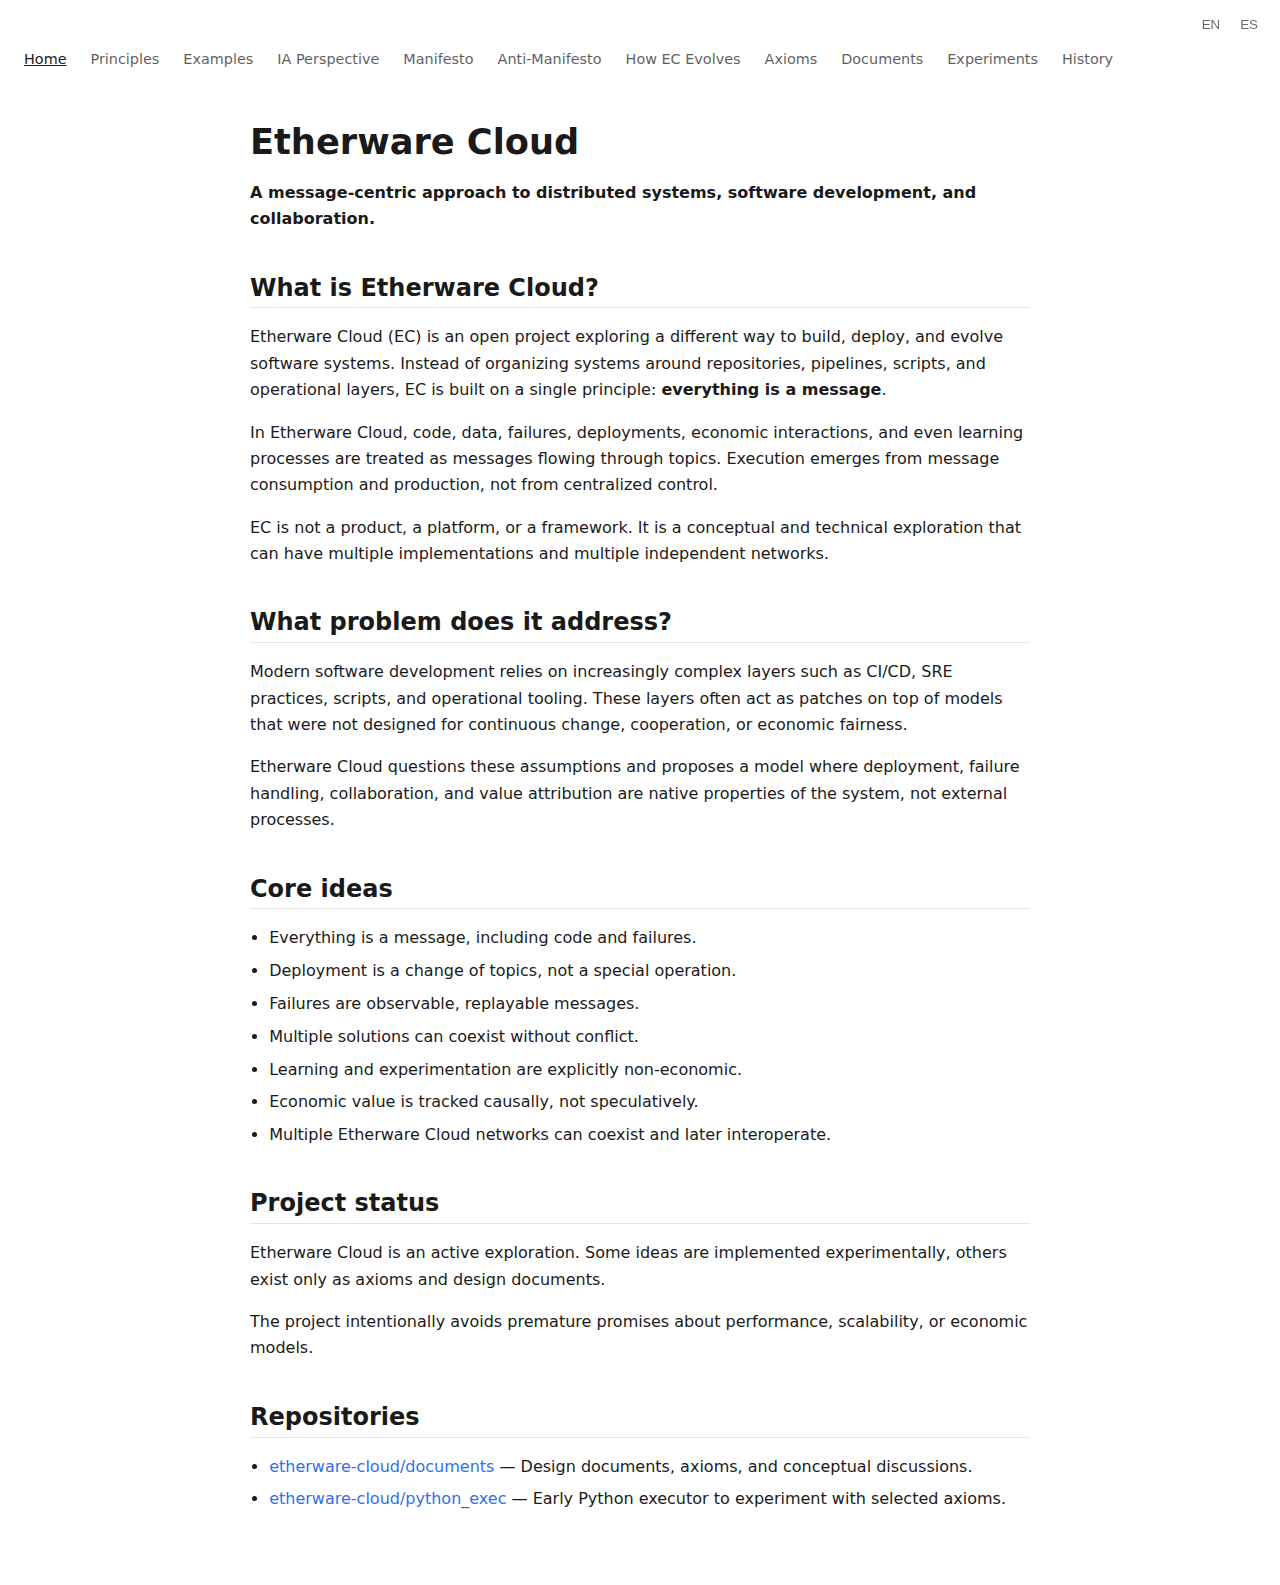
<file: index.html>
<!DOCTYPE html>
<html lang="en" data-lang="en">
  <head>
    <meta charset="UTF-8" />
    <title>Etherware Cloud</title>
    <meta name="viewport" content="width=device-width, initial-scale=1.0" />
    <link rel="stylesheet" href="assets/base.css" />
    <script defer src="assets/lang.js"></script>
  </head>
  <body>
    <nav class="lang-switch" aria-label="Language selector">
      <button data-lang="en">EN</button>
      <button data-lang="es">ES</button>
    </nav>
    <nav class="top-nav" aria-label="Main navigation">
      <a href="/index.html" class="active">Home</a>
      <a href="/principles.html">Principles</a>
      <a href="/examples.html">Examples</a>
      <a href="/ia-perspective.html">IA Perspective</a>
      <a href="/manifesto.html">Manifesto</a>
      <a href="/antimanifest.html">Anti-Manifesto</a>
      <a href="/howevolves.html">How EC Evolves</a>
      <a href="/axioms.html">Axioms</a>
      <a href="/documents.html">Documents</a>
      <a href="/experiments.html">Experiments</a>
      <a href="/history.html">History</a>
    </nav>
    <main class="container">
      <section lang="en">
        <h1>Etherware Cloud</h1>
        <p>
          <strong
            >A message-centric approach to distributed systems, software
            development, and collaboration.</strong
          >
        </p>

        <h2>What is Etherware Cloud?</h2>

        <p>
          Etherware Cloud (EC) is an open project exploring a different way to
          build, deploy, and evolve software systems. Instead of organizing
          systems around repositories, pipelines, scripts, and operational
          layers, EC is built on a single principle:
          <strong>everything is a message</strong>.
        </p>

        <p>
          In Etherware Cloud, code, data, failures, deployments, economic
          interactions, and even learning processes are treated as messages
          flowing through topics. Execution emerges from message consumption and
          production, not from centralized control.
        </p>

        <p>
          EC is not a product, a platform, or a framework. It is a conceptual
          and technical exploration that can have multiple implementations and
          multiple independent networks.
        </p>

        <h2>What problem does it address?</h2>

        <p>
          Modern software development relies on increasingly complex layers such
          as CI/CD, SRE practices, scripts, and operational tooling. These
          layers often act as patches on top of models that were not designed
          for continuous change, cooperation, or economic fairness.
        </p>

        <p>
          Etherware Cloud questions these assumptions and proposes a model where
          deployment, failure handling, collaboration, and value attribution are
          native properties of the system, not external processes.
        </p>

        <h2>Core ideas</h2>

        <ul>
          <li>Everything is a message, including code and failures.</li>
          <li>Deployment is a change of topics, not a special operation.</li>
          <li>Failures are observable, replayable messages.</li>
          <li>Multiple solutions can coexist without conflict.</li>
          <li>Learning and experimentation are explicitly non-economic.</li>
          <li>Economic value is tracked causally, not speculatively.</li>
          <li>
            Multiple Etherware Cloud networks can coexist and later
            interoperate.
          </li>
        </ul>

        <h2>Project status</h2>

        <p>
          Etherware Cloud is an active exploration. Some ideas are implemented
          experimentally, others exist only as axioms and design documents.
        </p>

        <p>
          The project intentionally avoids premature promises about performance,
          scalability, or economic models.
        </p>

        <h2>Repositories</h2>

        <ul>
          <li>
            <a href="https://github.com/etherware-cloud/documents">
              etherware-cloud/documents
            </a>
            — Design documents, axioms, and conceptual discussions.
          </li>
          <li>
            <a href="https://github.com/etherware-cloud/python_exec">
              etherware-cloud/python_exec
            </a>
            — Early Python executor to experiment with selected axioms.
          </li>
        </ul>
      </section>

      <!-- Español -->
      <section lang="es">
        <h1>Etherware Cloud</h1>
        <p>
          <strong
            >Un enfoque centrado en mensajes para sistemas distribuidos,
            desarrollo de software y colaboración.</strong
          >
        </p>

        <h2>¿Qué es Etherware Cloud?</h2>

        <p>
          Etherware Cloud (EC) es un proyecto abierto que explora una forma
          diferente de construir, desplegar y evolucionar sistemas de software.
          En lugar de organizar los sistemas alrededor de repositorios,
          pipelines, scripts y capas operativas, EC se basa en un principio
          simple: <strong>todo es un mensaje</strong>.
        </p>

        <p>
          En Etherware Cloud, el código, los datos, las fallas, los despliegues,
          las interacciones económicas e incluso el aprendizaje se tratan como
          mensajes que fluyen por tópicos. La ejecución emerge del consumo y la
          producción de mensajes, no de un control centralizado.
        </p>

        <p>
          EC no es un producto, ni una plataforma, ni un framework. Es una
          exploración conceptual y técnica que admite múltiples implementaciones
          y múltiples redes independientes.
        </p>

        <h2>¿Qué problema intenta abordar?</h2>

        <p>
          El desarrollo moderno de software depende de capas cada vez más
          complejas como CI/CD, prácticas de SRE, scripts y herramientas
          operativas. Estas capas suelen funcionar como parches sobre modelos
          que no fueron diseñados para el cambio continuo, la cooperación ni la
          atribución justa de valor.
        </p>

        <p>
          Etherware Cloud cuestiona estos supuestos y propone un modelo donde el
          despliegue, el manejo de fallas, la colaboración y la economía son
          propiedades nativas del sistema, no procesos externos.
        </p>

        <h2>Ideas centrales</h2>

        <ul>
          <li>Todo es un mensaje, incluyendo el código y las fallas.</li>
          <li>
            El despliegue es un cambio de tópicos, no una operación especial.
          </li>
          <li>Las fallas son mensajes observables y reproducibles.</li>
          <li>Múltiples soluciones pueden coexistir sin conflicto.</li>
          <li>El aprendizaje y la experimentación no son económicos.</li>
          <li>
            El valor económico se rastrea por causalidad, no por especulación.
          </li>
          <li>
            Pueden existir múltiples redes Etherware Cloud que luego se acoplen.
          </li>
        </ul>

        <h2>Estado del proyecto</h2>

        <p>
          Etherware Cloud es una exploración activa. Algunas ideas están
          implementadas de forma experimental, otras existen únicamente como
          axiomas y documentos de diseño.
        </p>

        <p>
          El proyecto evita deliberadamente promesas prematuras sobre
          performance, escalabilidad o modelos económicos cerrados.
        </p>
      </section>
    </main>
  </body>
</html>
</file>
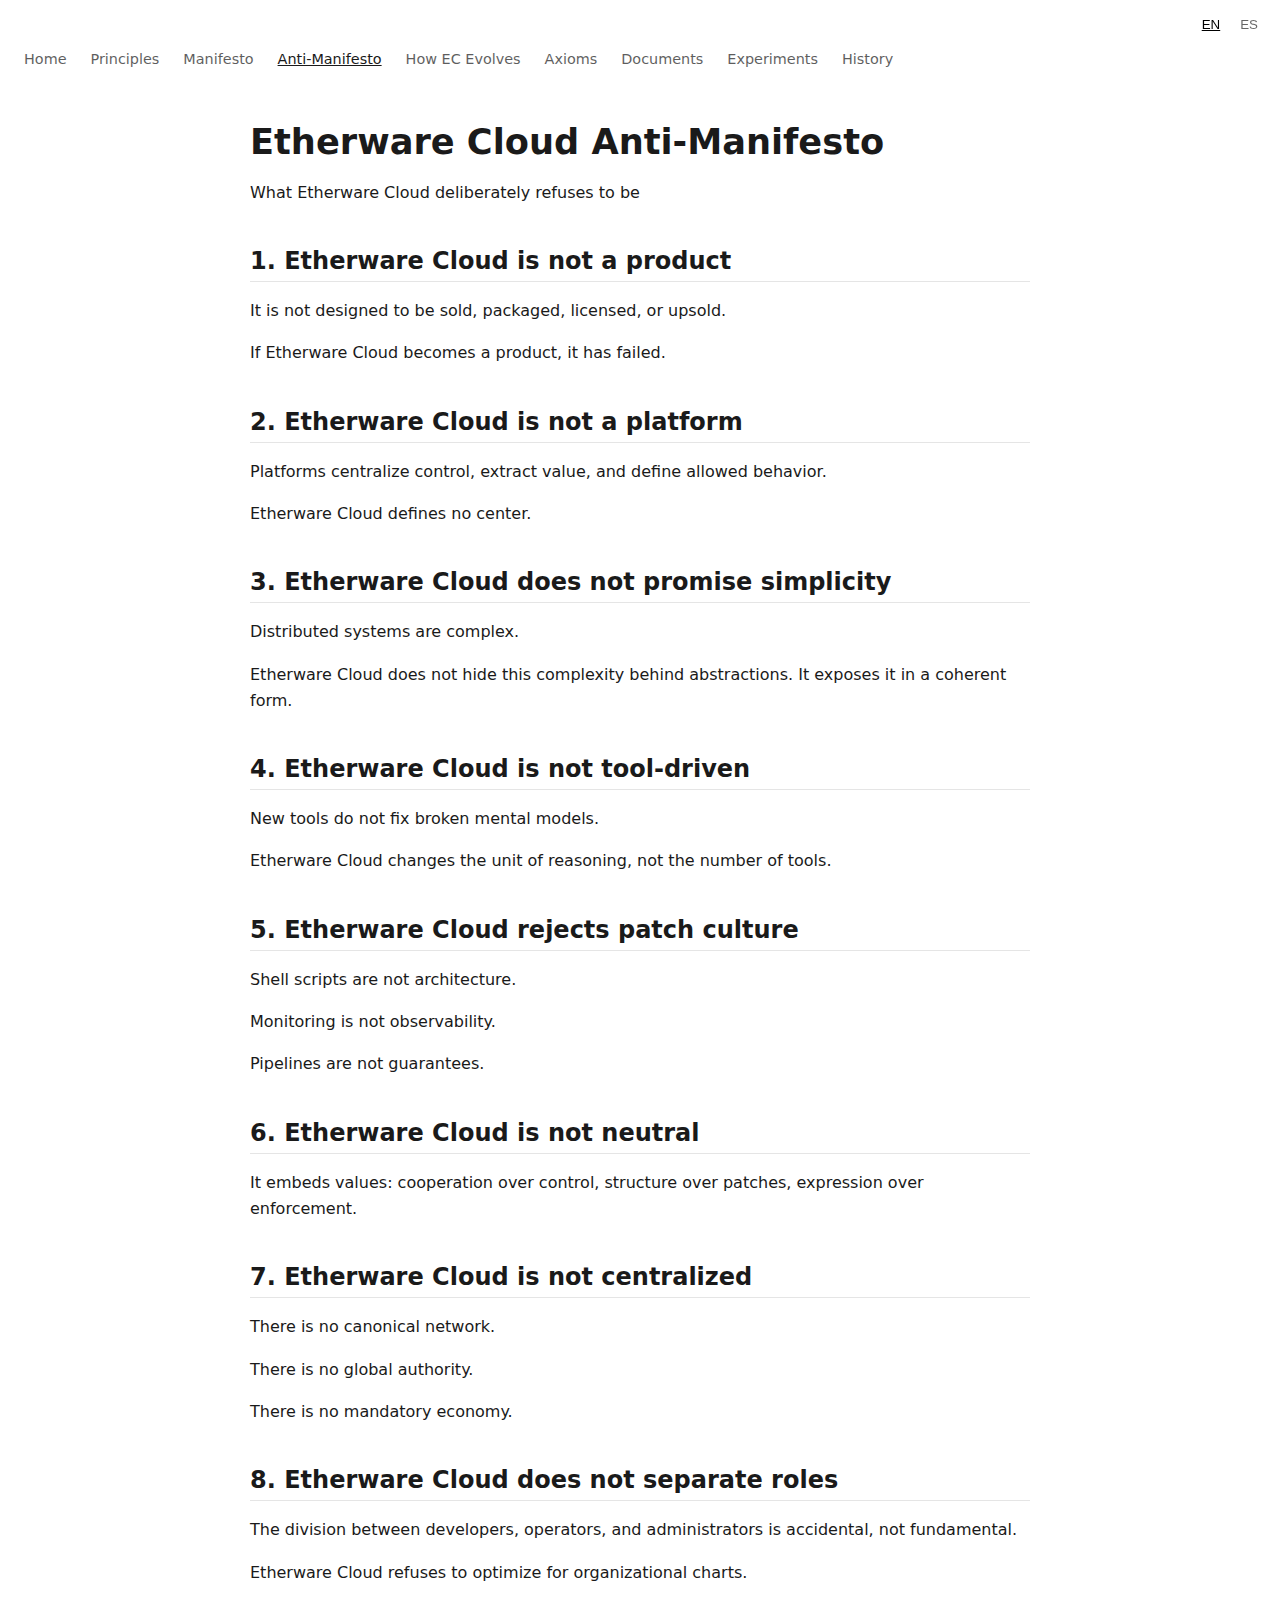
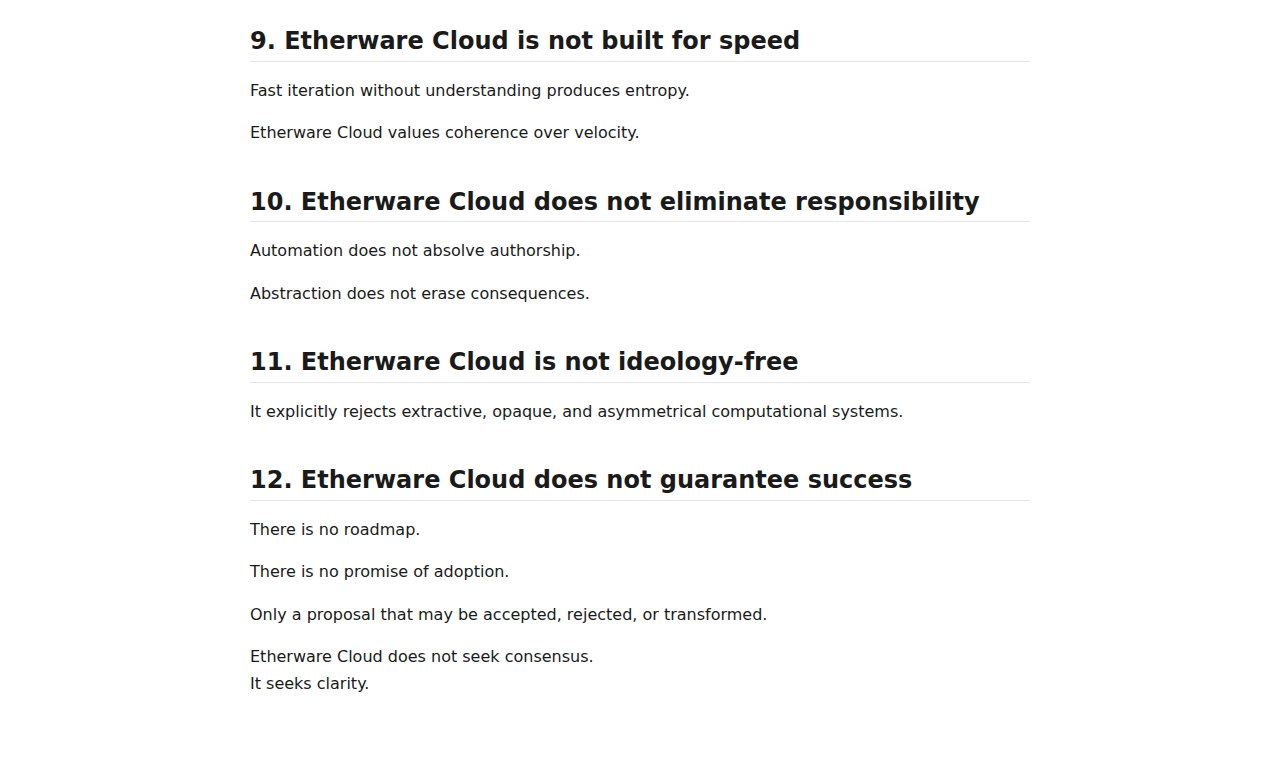
<file: antimanifest.html>
<!DOCTYPE html>
<html lang="en" data-lang="en">
  <head>
    <meta charset="utf-8" />
    <title>Etherware Cloud – Anti-Manifesto</title>
    <meta name="viewport" content="width=device-width, initial-scale=1" />
    <meta name="description" content="The Etherware Cloud Anti-Manifesto" />
    <link rel="stylesheet" href="assets/base.css" />
    <script defer src="assets/lang.js"></script>
  </head>
  <body>
    <nav class="lang-switch" aria-label="Language selector">
      <button data-lang="en" class="active">EN</button>
      <button data-lang="es">ES</button>
    </nav>
    <nav class="top-nav" aria-label="Main navigation">
      <a href="/index.html">Home</a>
      <a href="/principles.html">Principles</a>
      <a href="/manifesto.html">Manifesto</a>
      <a href="/antimanifest.html" class="active">Anti-Manifesto</a>
      <a href="/howevolves.html">How EC Evolves</a>
      <a href="/axioms.html">Axioms</a>
      <a href="/documents.html">Documents</a>
      <a href="/experiments.html">Experiments</a>
      <a href="/history.html">History</a>
    </nav>
    <main class="container">
      <section lang="en">
        <h1>Etherware Cloud Anti-Manifesto</h1>

        <p class="subtitle">What Etherware Cloud deliberately refuses to be</p>

        <h2>1. Etherware Cloud is not a product</h2>

        <p>It is not designed to be sold, packaged, licensed, or upsold.</p>

        <p>If Etherware Cloud becomes a product, it has failed.</p>

        <h2>2. Etherware Cloud is not a platform</h2>

        <p>
          Platforms centralize control, extract value, and define allowed
          behavior.
        </p>

        <p>Etherware Cloud defines no center.</p>

        <h2>3. Etherware Cloud does not promise simplicity</h2>

        <p>Distributed systems are complex.</p>

        <p>
          Etherware Cloud does not hide this complexity behind abstractions. It
          exposes it in a coherent form.
        </p>

        <h2>4. Etherware Cloud is not tool-driven</h2>

        <p>New tools do not fix broken mental models.</p>

        <p>
          Etherware Cloud changes the unit of reasoning, not the number of
          tools.
        </p>

        <h2>5. Etherware Cloud rejects patch culture</h2>

        <p>Shell scripts are not architecture.</p>

        <p>Monitoring is not observability.</p>

        <p>Pipelines are not guarantees.</p>

        <h2>6. Etherware Cloud is not neutral</h2>

        <p>
          It embeds values: cooperation over control, structure over patches,
          expression over enforcement.
        </p>

        <h2>7. Etherware Cloud is not centralized</h2>

        <p>There is no canonical network.</p>

        <p>There is no global authority.</p>

        <p>There is no mandatory economy.</p>

        <h2>8. Etherware Cloud does not separate roles</h2>

        <p>
          The division between developers, operators, and administrators is
          accidental, not fundamental.
        </p>

        <p>Etherware Cloud refuses to optimize for organizational charts.</p>

        <h2>9. Etherware Cloud is not built for speed</h2>

        <p>Fast iteration without understanding produces entropy.</p>

        <p>Etherware Cloud values coherence over velocity.</p>

        <h2>10. Etherware Cloud does not eliminate responsibility</h2>

        <p>Automation does not absolve authorship.</p>

        <p>Abstraction does not erase consequences.</p>

        <h2>11. Etherware Cloud is not ideology-free</h2>

        <p>
          It explicitly rejects extractive, opaque, and asymmetrical
          computational systems.
        </p>

        <h2>12. Etherware Cloud does not guarantee success</h2>

        <p>There is no roadmap.</p>

        <p>There is no promise of adoption.</p>

        <p>Only a proposal that may be accepted, rejected, or transformed.</p>

        <p class="closing">
          Etherware Cloud does not seek consensus.<br />
          It seeks clarity.
        </p>
      </section>

      <section lang="es">
        <h1>Anti-Manifiesto de Etherware Cloud</h1>

        <p class="subtitle">
          Lo que Etherware Cloud decide explícitamente no ser
        </p>

        <h2>1. Etherware Cloud no es un producto</h2>

        <p>
          No está pensado para venderse, empaquetarse, licenciarse ni escalar
          comercialmente.
        </p>

        <p>Si Etherware Cloud se convierte en un producto, fracasó.</p>

        <h2>2. Etherware Cloud no es una plataforma</h2>

        <p>
          Las plataformas centralizan control, extraen valor y definen lo
          permitido.
        </p>

        <p>Etherware Cloud no define un centro.</p>

        <h2>3. Etherware Cloud no promete simplicidad</h2>

        <p>Los sistemas distribuidos son complejos.</p>

        <p>
          Etherware Cloud no oculta esa complejidad: la expresa de forma
          coherente.
        </p>

        <h2>4. Etherware Cloud no está orientado a herramientas</h2>

        <p>Más herramientas no corrigen modelos mentales rotos.</p>

        <p>
          Etherware Cloud cambia la unidad de razonamiento, no la cantidad de
          herramientas.
        </p>

        <h2>5. Etherware Cloud rechaza la cultura del parche</h2>

        <p>Scripts no son arquitectura.</p>

        <p>Monitoreo no es observabilidad.</p>

        <p>Pipelines no son garantías.</p>

        <h2>6. Etherware Cloud no es neutral</h2>

        <p>
          Incorpora valores: cooperación antes que control, estructura antes que
          parches, expresión antes que enforcement.
        </p>

        <h2>7. Etherware Cloud no es centralizado</h2>

        <p>No hay una red canónica.</p>

        <p>No hay autoridad global.</p>

        <p>No hay una economía obligatoria.</p>

        <h2>8. Etherware Cloud no separa roles</h2>

        <p>
          La división entre desarrollo, operación y administración es
          circunstancial.
        </p>

        <p>Etherware Cloud no optimiza para organigramas.</p>

        <h2>9. Etherware Cloud no está diseñado para la velocidad</h2>

        <p>Iterar rápido sin entender genera entropía.</p>

        <p>Etherware Cloud prioriza coherencia sobre velocidad.</p>

        <h2>10. Etherware Cloud no elimina la responsabilidad</h2>

        <p>Automatizar no elimina la autoría.</p>

        <p>Abstraer no borra consecuencias.</p>

        <h2>11. Etherware Cloud no es ideológicamente vacío</h2>

        <p>
          Rechaza explícitamente sistemas computacionales extractivos, opacos y
          asimétricos.
        </p>

        <h2>12. Etherware Cloud no garantiza éxito</h2>

        <p>No hay roadmap.</p>

        <p>No hay promesas de adopción.</p>

        <p>
          Solo una propuesta que puede ser aceptada, rechazada o transformada.
        </p>

        <p class="closing">
          Etherware Cloud no busca consenso.<br />
          Busca claridad.
        </p>
      </section>
    </main>
  </body>
</html>
</file>
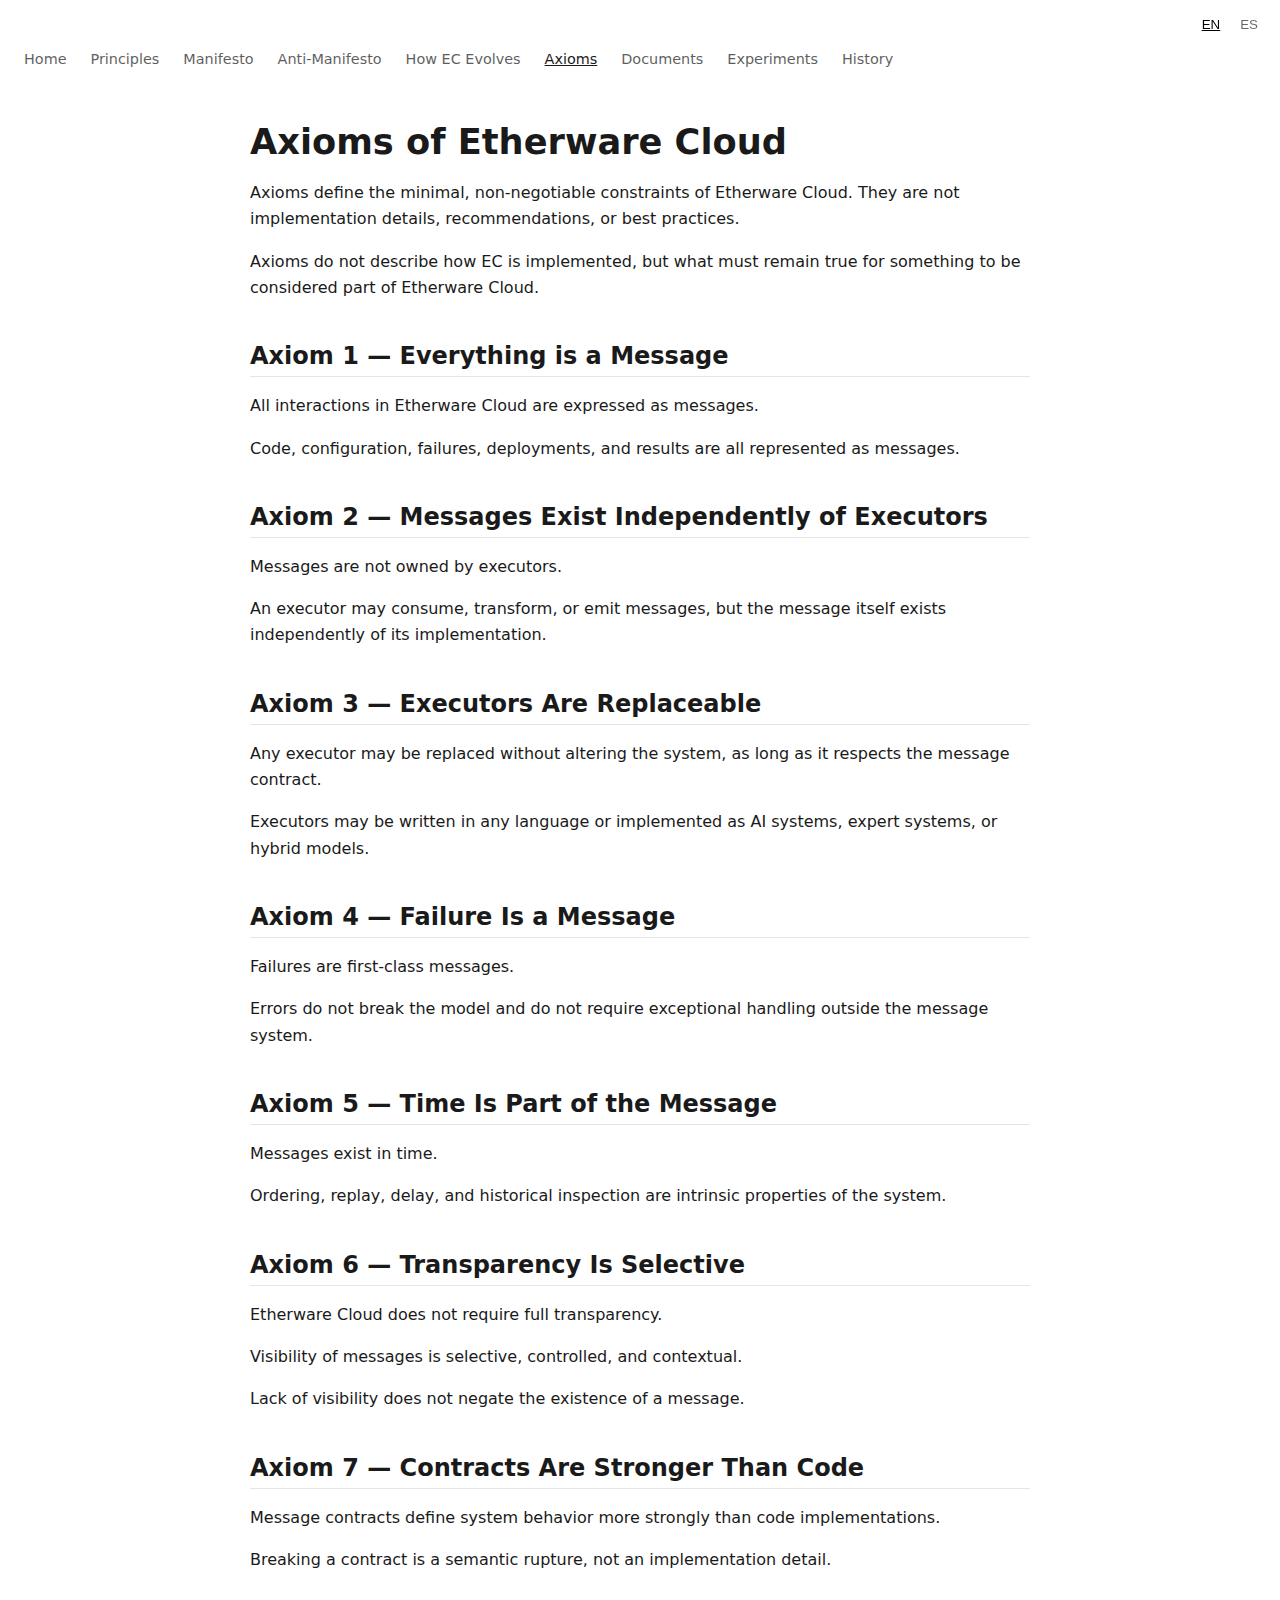
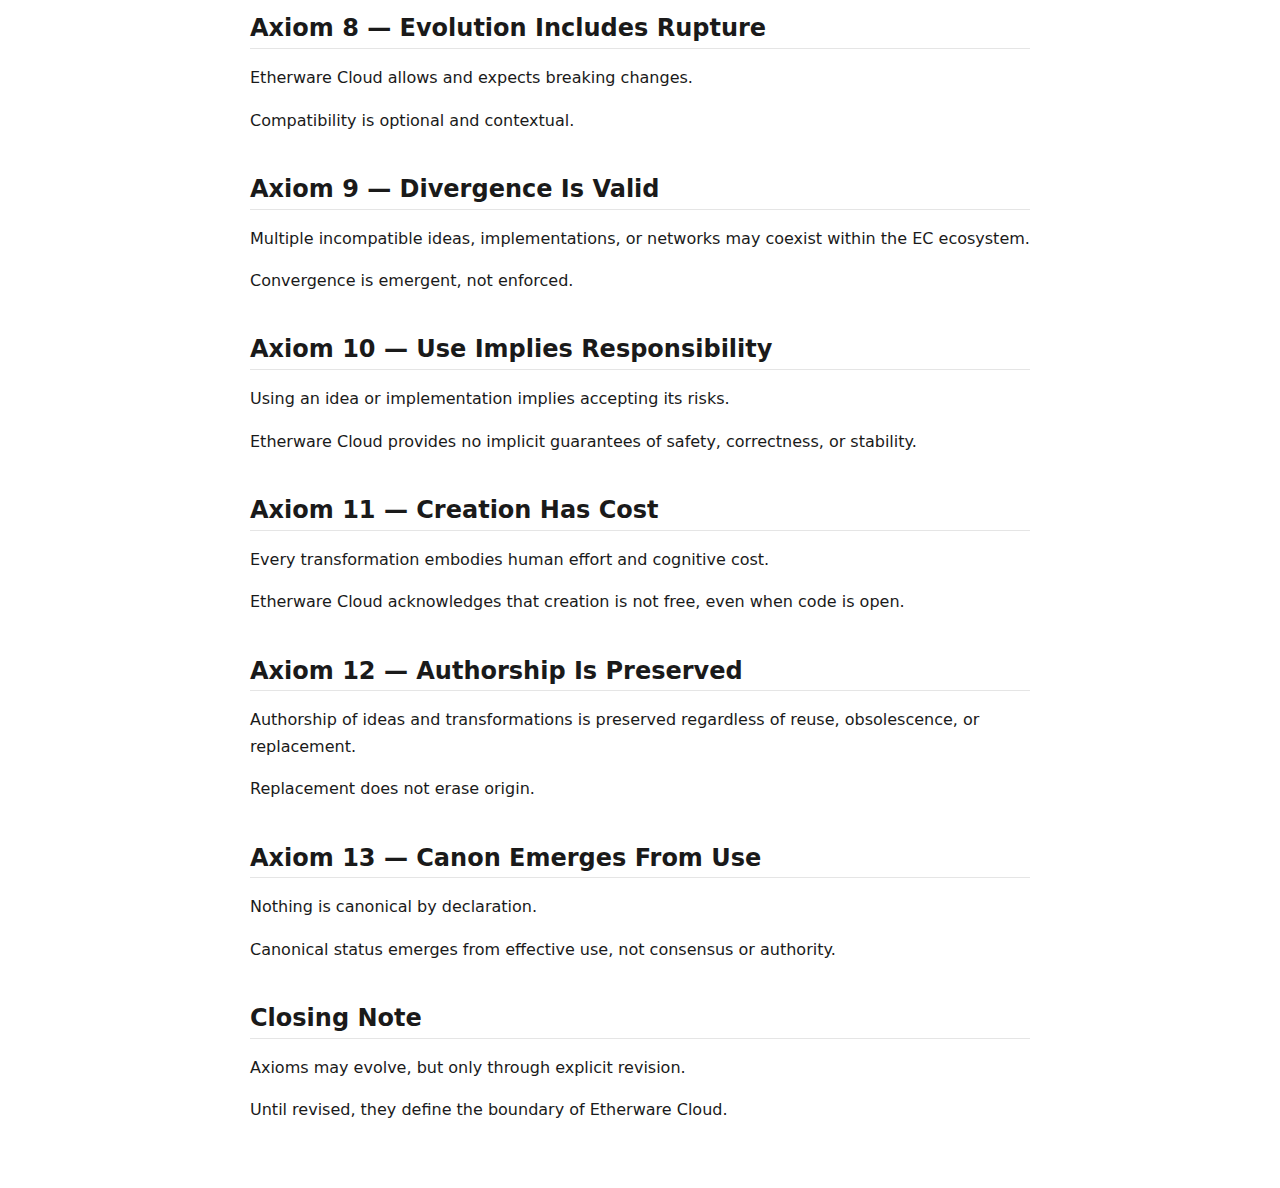
<file: axioms.html>
<!DOCTYPE html>
<html lang="en">
  <head>
    <meta charset="utf-8" />
    <title>Etherware Cloud – Axioms</title>
    <meta name="viewport" content="width=device-width, initial-scale=1" />
    <meta
      name="description"
      content="Foundational axioms of Etherware Cloud"
    />
    <link rel="stylesheet" href="assets/base.css" />
    <script defer src="assets/lang.js"></script>
  </head>

  <body>
    <nav class="lang-switch" aria-label="Language selector">
      <button data-lang="en" class="active">EN</button>
      <button data-lang="es">ES</button>
    </nav>

    <nav class="top-nav" aria-label="Main navigation">
      <a href="/index.html">Home</a>
      <a href="/principles.html">Principles</a>
      <a href="/manifesto.html">Manifesto</a>
      <a href="/antimanifest.html">Anti-Manifesto</a>
      <a href="/howevolves.html">How EC Evolves</a>
      <a href="/axioms.html" class="active">Axioms</a>
      <a href="/documents.html">Documents</a>
      <a href="/experiments.html">Experiments</a>
      <a href="/history.html">History</a>
    </nav>

    <main class="container">
      <article>
        <h1>Axioms of Etherware Cloud</h1>

        <p>
          Axioms define the minimal, non-negotiable constraints of Etherware
          Cloud. They are not implementation details, recommendations, or best
          practices.
        </p>

        <p>
          Axioms do not describe how EC is implemented, but what must remain
          true for something to be considered part of Etherware Cloud.
        </p>

        <section>
          <h2>Axiom 1 — Everything is a Message</h2>

          <p>
            All interactions in Etherware Cloud are expressed as messages.
          </p>

          <p>
            Code, configuration, failures, deployments, and results are all
            represented as messages.
          </p>

          <!-- TODO: Discuss whether metadata and control signals are messages or message attributes -->
        </section>

        <section>
          <h2>Axiom 2 — Messages Exist Independently of Executors</h2>

          <p>
            Messages are not owned by executors.
          </p>

          <p>
            An executor may consume, transform, or emit messages, but the
            message itself exists independently of its implementation.
          </p>
        </section>

        <section>
          <h2>Axiom 3 — Executors Are Replaceable</h2>

          <p>
            Any executor may be replaced without altering the system, as long
            as it respects the message contract.
          </p>

          <p>
            Executors may be written in any language or implemented as AI
            systems, expert systems, or hybrid models.
          </p>
        </section>

        <section>
          <h2>Axiom 4 — Failure Is a Message</h2>

          <p>
            Failures are first-class messages.
          </p>

          <p>
            Errors do not break the model and do not require exceptional
            handling outside the message system.
          </p>
        </section>

        <section>
          <h2>Axiom 5 — Time Is Part of the Message</h2>

          <p>
            Messages exist in time.
          </p>

          <p>
            Ordering, replay, delay, and historical inspection are intrinsic
            properties of the system.
          </p>

          <!-- TODO: Define whether time must be explicit in every message or derivable from context -->
        </section>

        <section>
          <h2>Axiom 6 — Transparency Is Selective</h2>

          <p>
            Etherware Cloud does not require full transparency.
          </p>

          <p>
            Visibility of messages is selective, controlled, and contextual.
          </p>

          <p>
            Lack of visibility does not negate the existence of a message.
          </p>
        </section>

        <section>
          <h2>Axiom 7 — Contracts Are Stronger Than Code</h2>

          <p>
            Message contracts define system behavior more strongly than code
            implementations.
          </p>

          <p>
            Breaking a contract is a semantic rupture, not an implementation
            detail.
          </p>

          <!-- TODO: Discuss how strict contract validation should be at runtime -->
        </section>

        <section>
          <h2>Axiom 8 — Evolution Includes Rupture</h2>

          <p>
            Etherware Cloud allows and expects breaking changes.
          </p>

          <p>
            Compatibility is optional and contextual.
          </p>
        </section>

        <section>
          <h2>Axiom 9 — Divergence Is Valid</h2>

          <p>
            Multiple incompatible ideas, implementations, or networks may
            coexist within the EC ecosystem.
          </p>

          <p>
            Convergence is emergent, not enforced.
          </p>
        </section>

        <section>
          <h2>Axiom 10 — Use Implies Responsibility</h2>

          <p>
            Using an idea or implementation implies accepting its risks.
          </p>

          <p>
            Etherware Cloud provides no implicit guarantees of safety,
            correctness, or stability.
          </p>
        </section>

        <section>
          <h2>Axiom 11 — Creation Has Cost</h2>

          <p>
            Every transformation embodies human effort and cognitive cost.
          </p>

          <p>
            Etherware Cloud acknowledges that creation is not free, even when
            code is open.
          </p>

          <!-- TODO: Formalize how creation cost is represented or accounted for -->
        </section>

        <section>
          <h2>Axiom 12 — Authorship Is Preserved</h2>

          <p>
            Authorship of ideas and transformations is preserved regardless of
            reuse, obsolescence, or replacement.
          </p>

          <p>
            Replacement does not erase origin.
          </p>
        </section>

        <section>
          <h2>Axiom 13 — Canon Emerges From Use</h2>

          <p>
            Nothing is canonical by declaration.
          </p>

          <p>
            Canonical status emerges from effective use, not consensus or
            authority.
          </p>
        </section>

        <section>
          <h2>Closing Note</h2>

          <p>
            Axioms may evolve, but only through explicit revision.
          </p>

          <p>
            Until revised, they define the boundary of Etherware Cloud.
          </p>

          <!-- TODO: Define a formal process for revising axioms -->
        </section>
      </article>
    </main>
  </body>
</html>
</file>
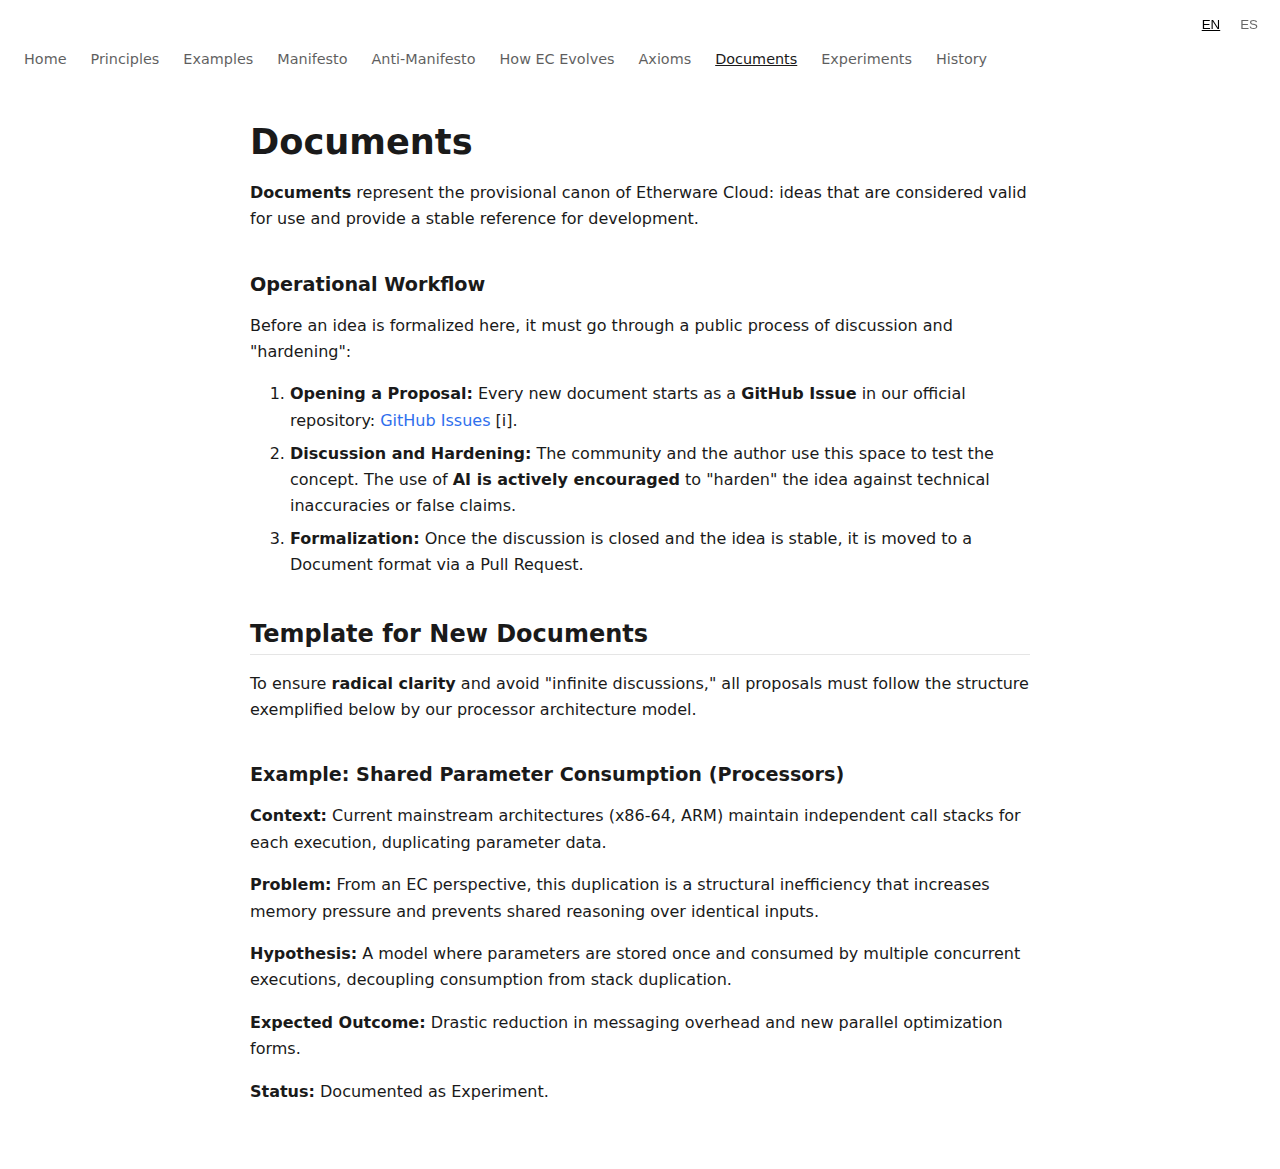
<file: documents.html>
<!DOCTYPE html>
<html lang="en" data-lang="en">
  <head>
    <meta charset="utf-8" />
    <title>Etherware Cloud – Documents</title>
    <meta name="viewport" content="width=device-width, initial-scale=1" />
    <meta
      name="description"
      content="Official and provisional canon of Etherware Cloud."
    />
    <link rel="stylesheet" href="assets/base.css" />
    <script defer src="assets/lang.js"></script>
  </head>
  <body>
    <nav class="lang-switch" aria-label="Language selector">
      <button data-lang="en" class="active">EN</button>
      <button data-lang="es">ES</button>
    </nav>

    <nav class="top-nav" aria-label="Main navigation">
      <a href="/index.html">Home</a>
      <a href="/principles.html">Principles</a>
      <a href="/examples.html">Examples</a>
      <a href="/manifesto.html">Manifesto</a>
      <a href="/antimanifest.html">Anti-Manifesto</a>
      <a href="/howevolves.html">How EC Evolves</a>
      <a href="/axioms.html">Axioms</a>
      <a href="/documents.html" class="active">Documents</a>
      <a href="/experiments.html">Experiments</a>
      <a href="/history.html">History</a>
    </nav>

    <main class="container">
      <section lang="en">
        <h1>Documents</h1>
        <p>
          <strong>Documents</strong> represent the provisional canon of
          Etherware Cloud: ideas that are considered valid for use and provide a
          stable reference for development.
        </p>

        <div class="workflow-box">
          <h3>Operational Workflow</h3>
          <p>
            Before an idea is formalized here, it must go through a public
            process of discussion and "hardening":
          </p>
          <ol>
            <li>
              <strong>Opening a Proposal:</strong> Every new document starts as
              a <strong>GitHub Issue</strong> in our official repository:
              <a
                href="https://github.com/etherware-cloud/etherware-cloud.github.io/issues"
                >GitHub Issues</a
              >
              [i].
            </li>
            <li>
              <strong>Discussion and Hardening:</strong> The community and the
              author use this space to test the concept. The use of
              <strong>AI is actively encouraged</strong> to "harden" the idea
              against technical inaccuracies or false claims.
            </li>
            <li>
              <strong>Formalization:</strong> Once the discussion is closed and
              the idea is stable, it is moved to a Document format via a Pull
              Request.
            </li>
          </ol>
        </div>

        <h2>Template for New Documents</h2>
        <p>
          To ensure <strong>radical clarity</strong> and avoid "infinite
          discussions," all proposals must follow the structure exemplified
          below by our processor architecture model.
        </p>

        <div class="example-template">
          <h3>Example: Shared Parameter Consumption (Processors)</h3>
          <p>
            <strong>Context:</strong> Current mainstream architectures (x86-64,
            ARM) maintain independent call stacks for each execution,
            duplicating parameter data.
          </p>
          <p>
            <strong>Problem:</strong> From an EC perspective, this duplication
            is a structural inefficiency that increases memory pressure and
            prevents shared reasoning over identical inputs.
          </p>
          <p>
            <strong>Hypothesis:</strong> A model where parameters are stored
            once and consumed by multiple concurrent executions, decoupling
            consumption from stack duplication.
          </p>
          <p>
            <strong>Expected Outcome:</strong> Drastic reduction in messaging
            overhead and new parallel optimization forms.
          </p>
          <p><strong>Status:</strong> Documented as Experiment.</p>
        </div>
      </section>

      <!-- Sección en Español -->
      <section lang="es">
        <h1>Documentos</h1>
        <p>
          Los <strong>Documents</strong> representan el canon provisional de
          Etherware Cloud: ideas que se consideran válidas para su uso y ofrecen
          una referencia estable para el desarrollo.
        </p>

        <div class="workflow-box">
          <h3>Flujo de Trabajo Operativo</h3>
          <p>
            Antes de que una idea se formalice aquí, debe pasar por un proceso
            público de discusión y "blindaje":
          </p>
          <ol>
            <li>
              <strong>Apertura de Propuesta:</strong> Todo documento comienza
              como un <strong>GitHub Issue</strong> en nuestro repositorio
              oficial:
              <a
                href="https://github.com/etherware-cloud/etherware-cloud.github.io/issues"
                >GitHub Issues</a
              >
              [i].
            </li>
            <li>
              <strong>Discusión y Blindaje:</strong> Se utiliza ese espacio para
              probar el concepto. Se promueve activamente el
              <strong>uso de IA</strong> para "blindar" la idea contra
              imprecisiones técnicas o afirmaciones falsas.
            </li>
            <li>
              <strong>Formalización:</strong> Una vez cerrada la discusión y
              estabilizada la idea, se traslada al formato de Documento mediante
              un Pull Request.
            </li>
          </ol>
        </div>

        <h2>Template para Nuevos Documentos</h2>
        <p>
          Para garantizar una <strong>claridad radical</strong> y evitar
          "discusiones infinitas", toda propuesta debe seguir la estructura
          ejemplificada con nuestro modelo de arquitectura de procesadores.
        </p>

        <div class="example-template">
          <h3>Ejemplo: Consumo Compartido de Parámetros (Procesadores)</h3>
          <p>
            <strong>Contexto:</strong> Las arquitecturas actuales (x86-64, ARM)
            mantienen pilas de llamadas independientes para cada ejecución,
            duplicando los datos de los parámetros.
          </p>
          <p>
            <strong>Problema:</strong> Desde la perspectiva de EC, esta
            duplicación es una ineficiencia estructural que aumenta la presión
            de memoria e impide el razonamiento compartido sobre entradas
            idénticas.
          </p>
          <p>
            <strong>Hipótesis:</strong> Un modelo donde los parámetros se
            almacenan una vez y son consumidos por múltiples ejecuciones
            concurrentes, desacoplando el consumo de la duplicación de la pila.
          </p>
          <p>
            <strong>Resultado Esperado:</strong> Reducción drástica del overhead
            de mensajería y nuevas formas de optimización paralela.
          </p>
          <p><strong>Estado:</strong> Documentado como Experiment.</p>
        </div>
      </section>
    </main>
  </body>
</html>
</file>
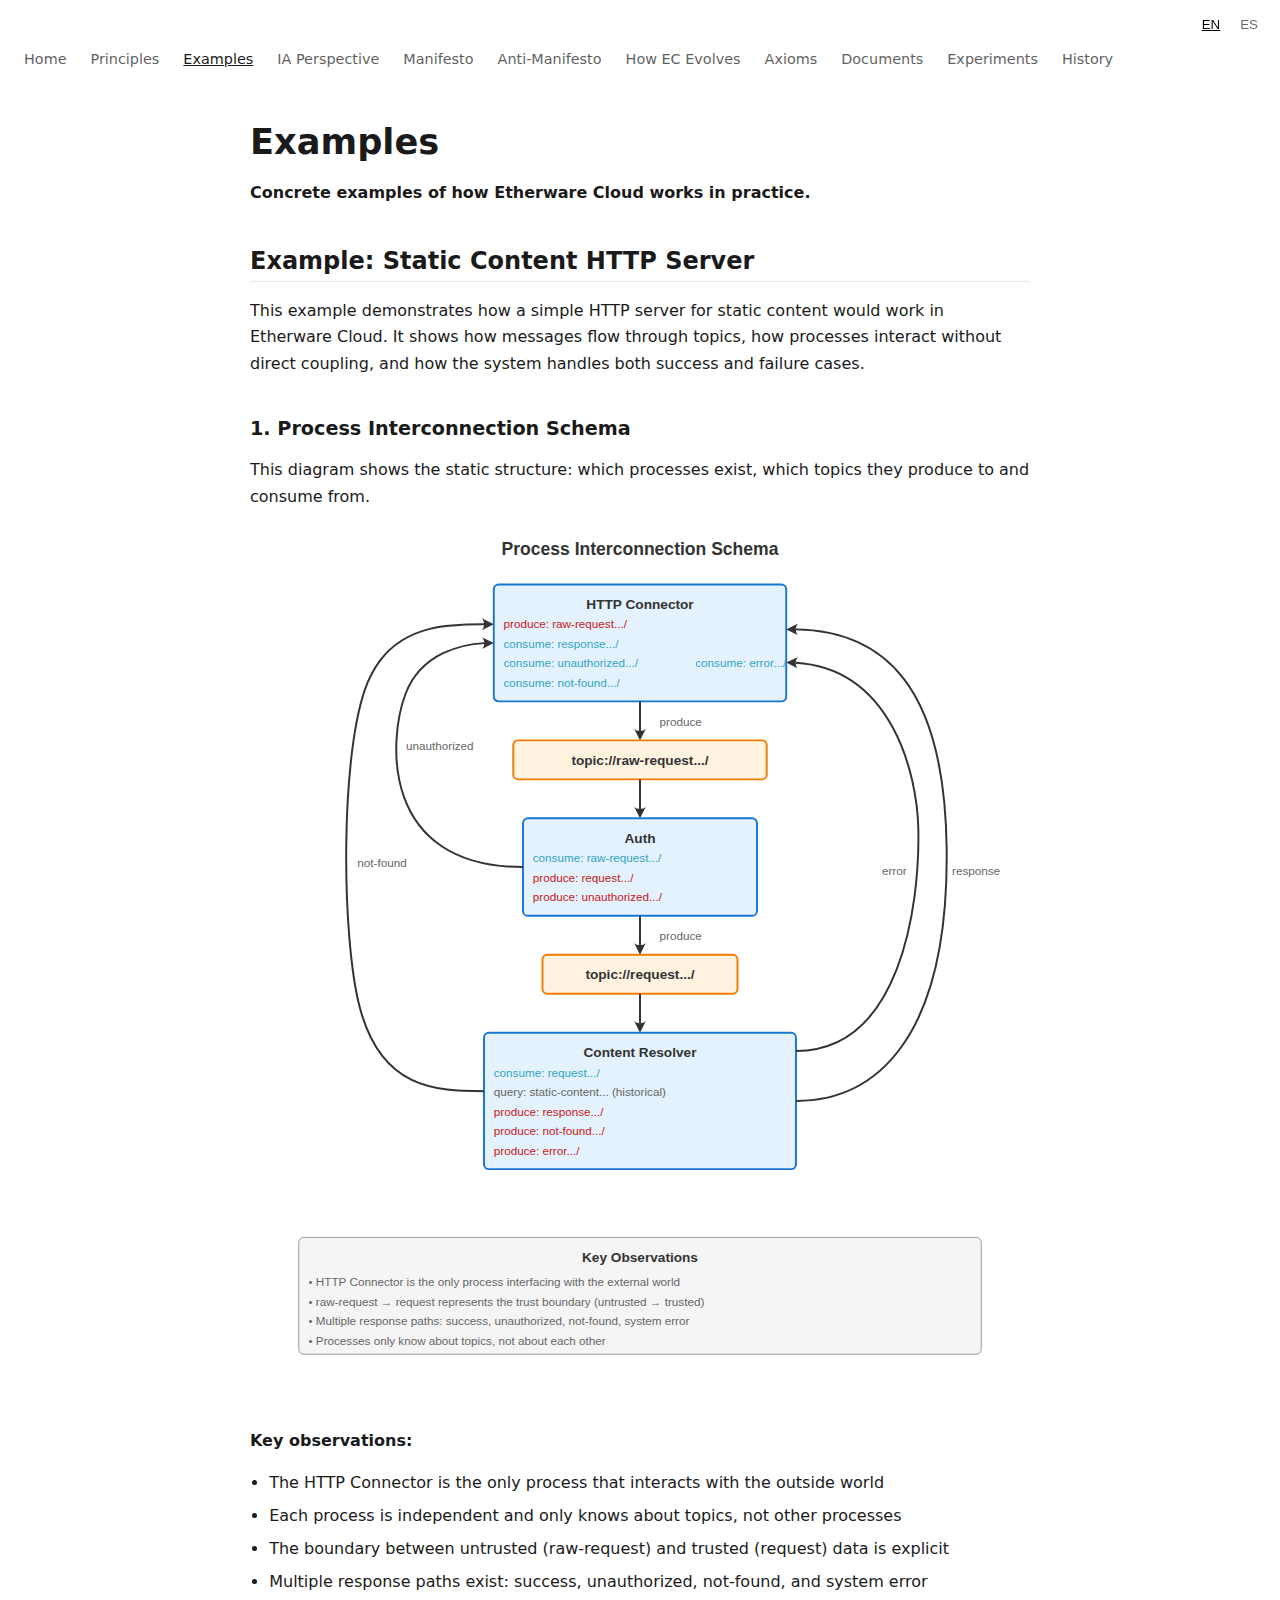
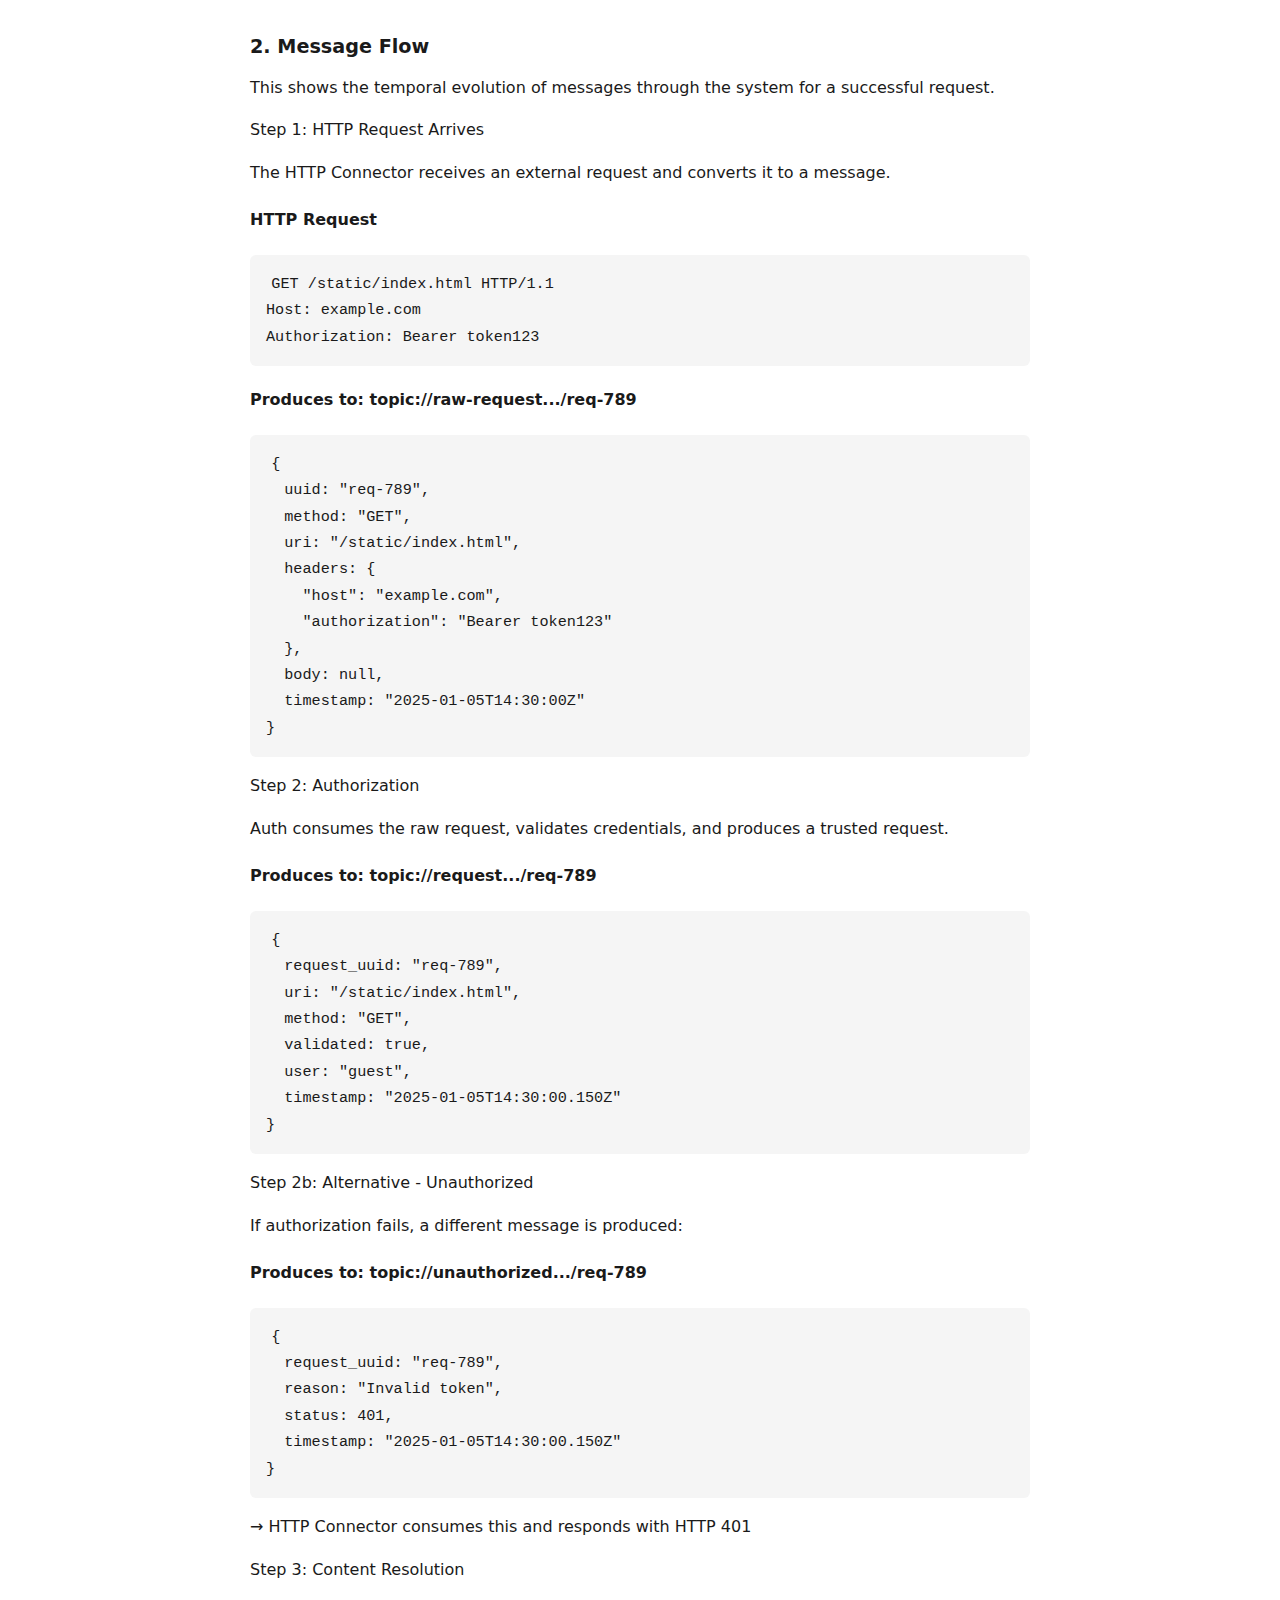
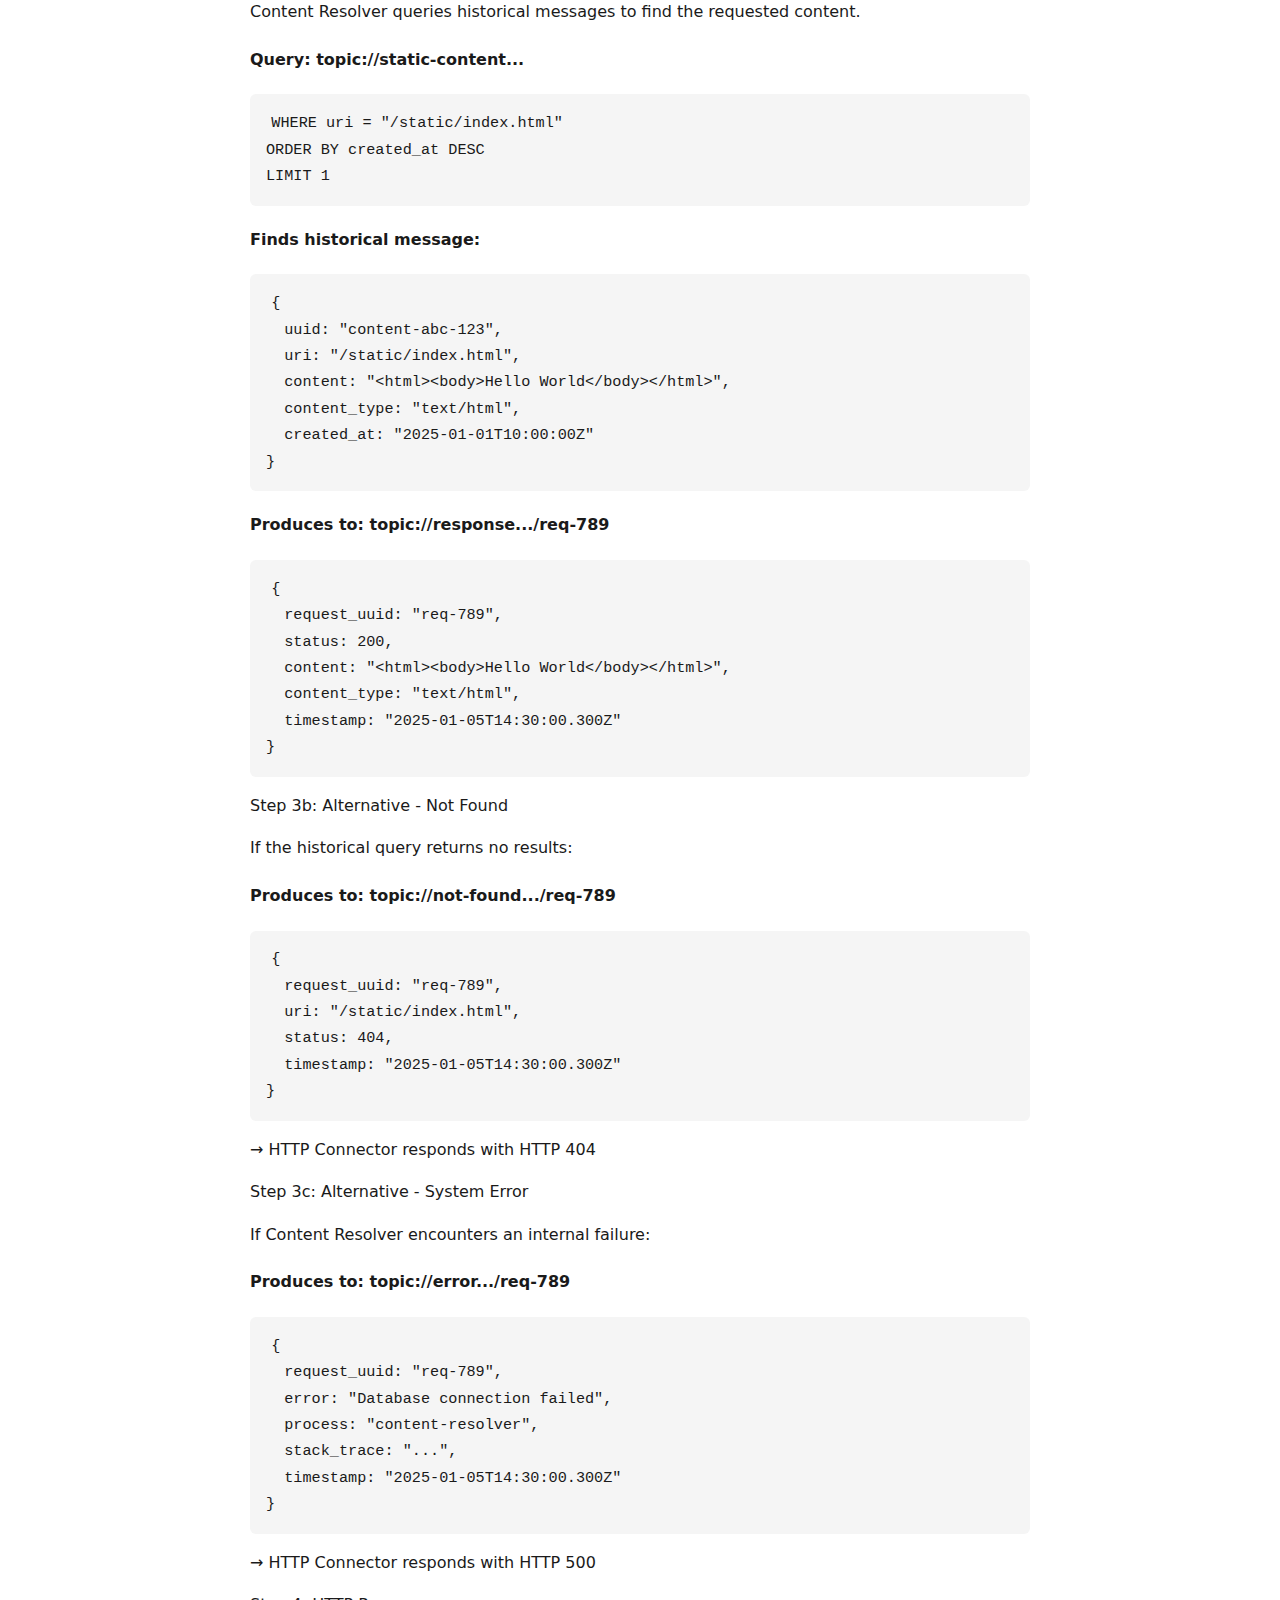
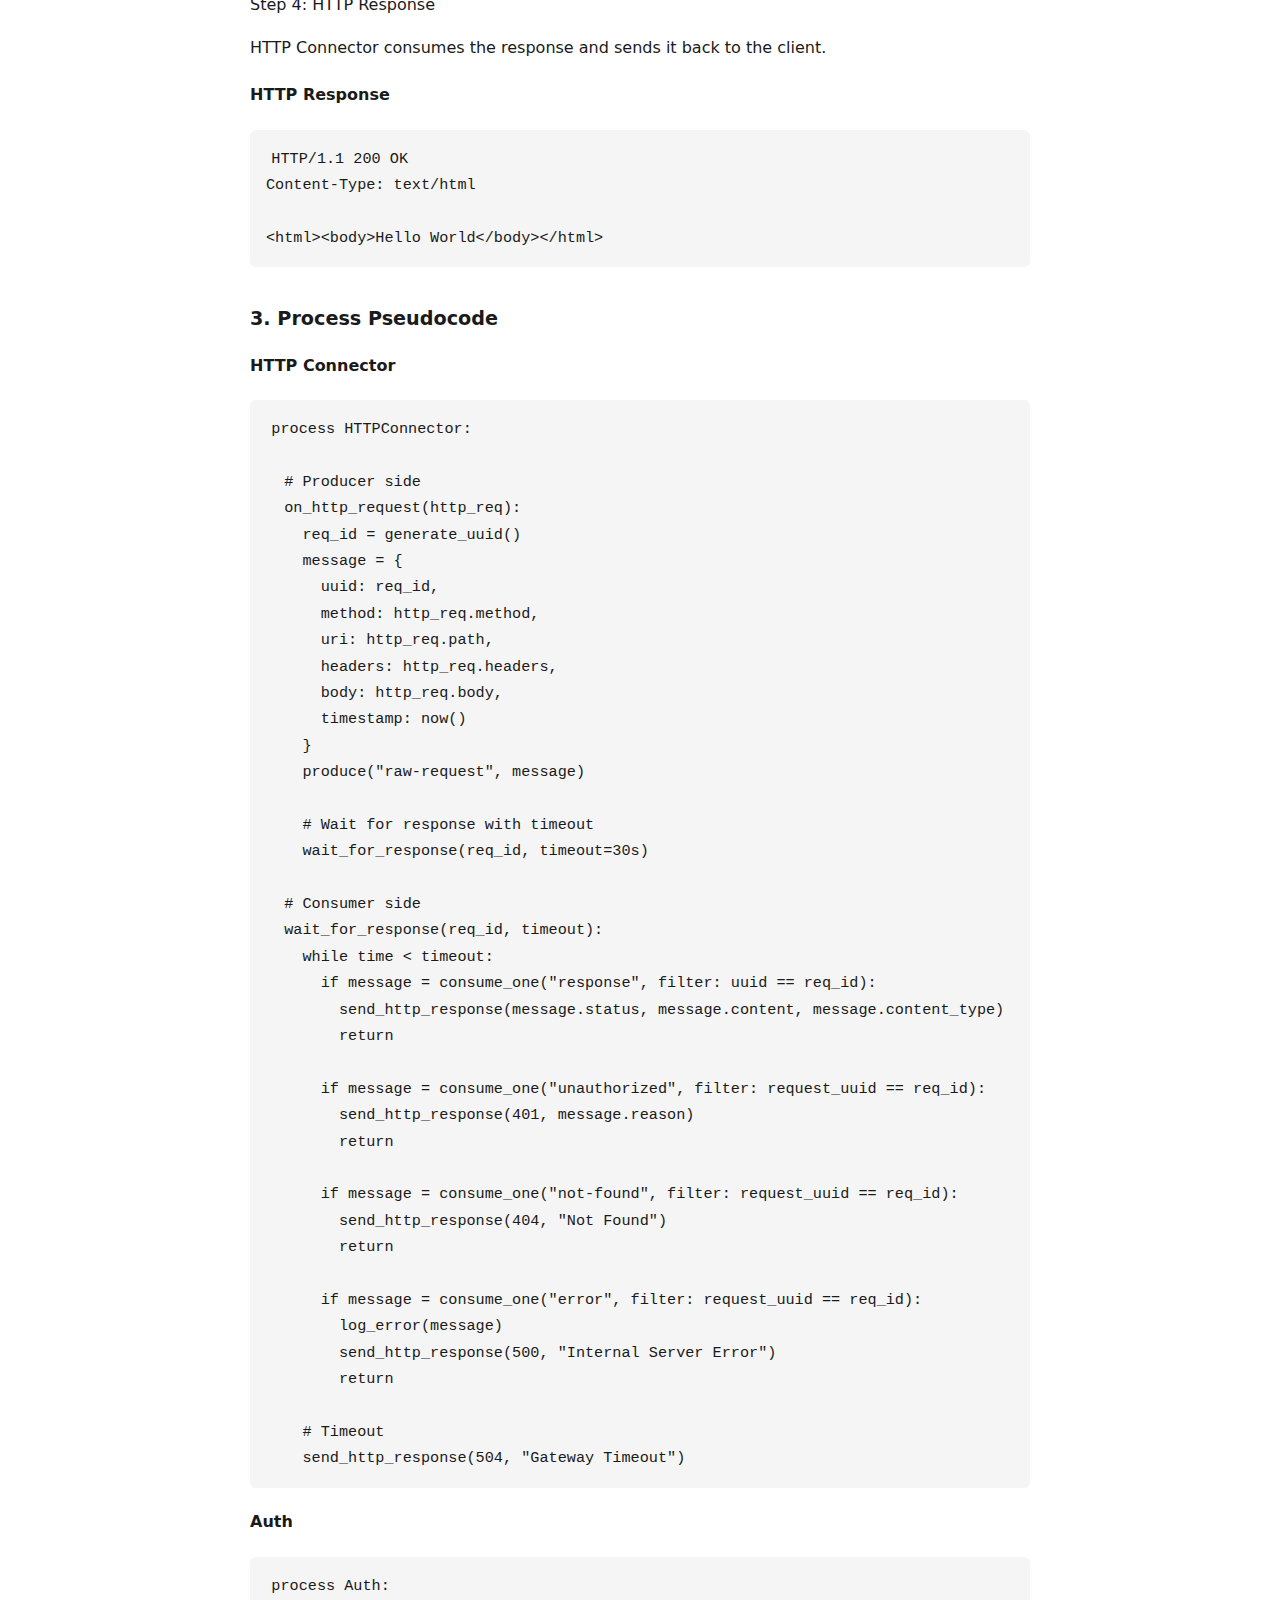
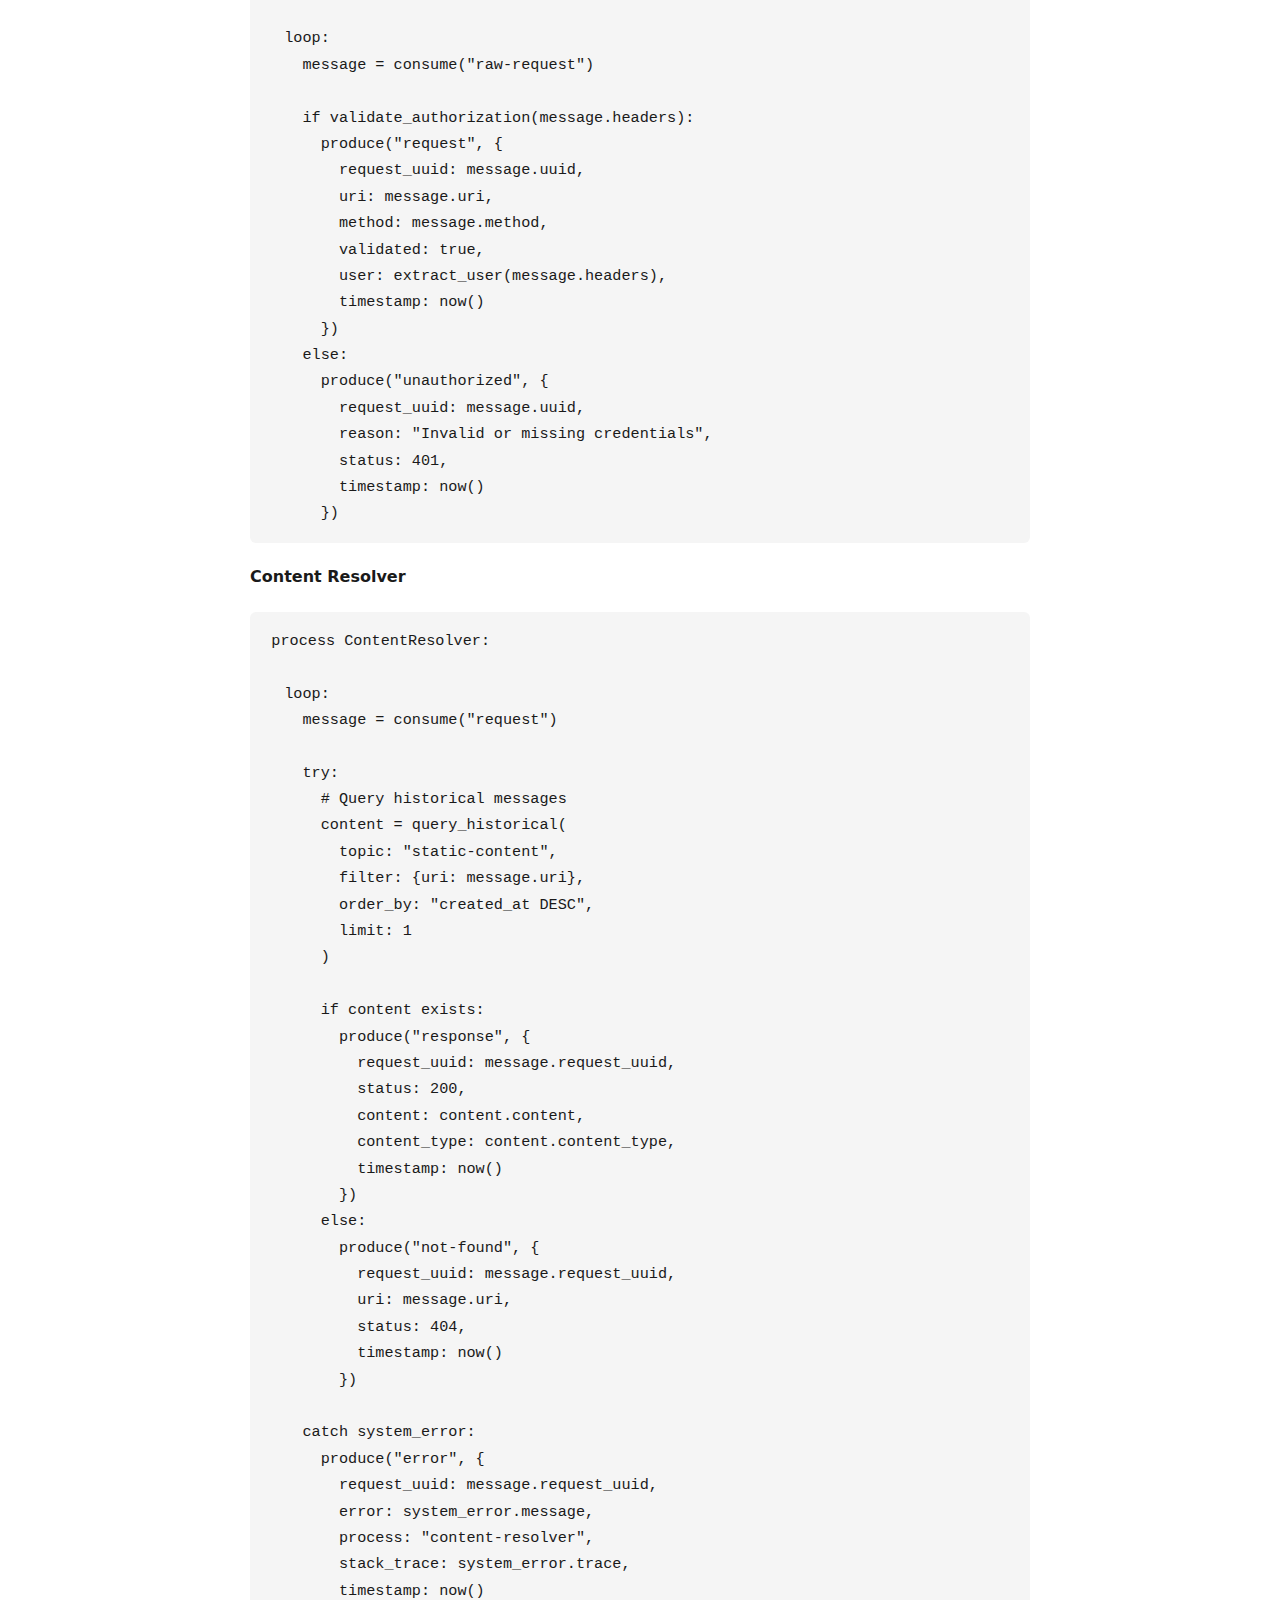
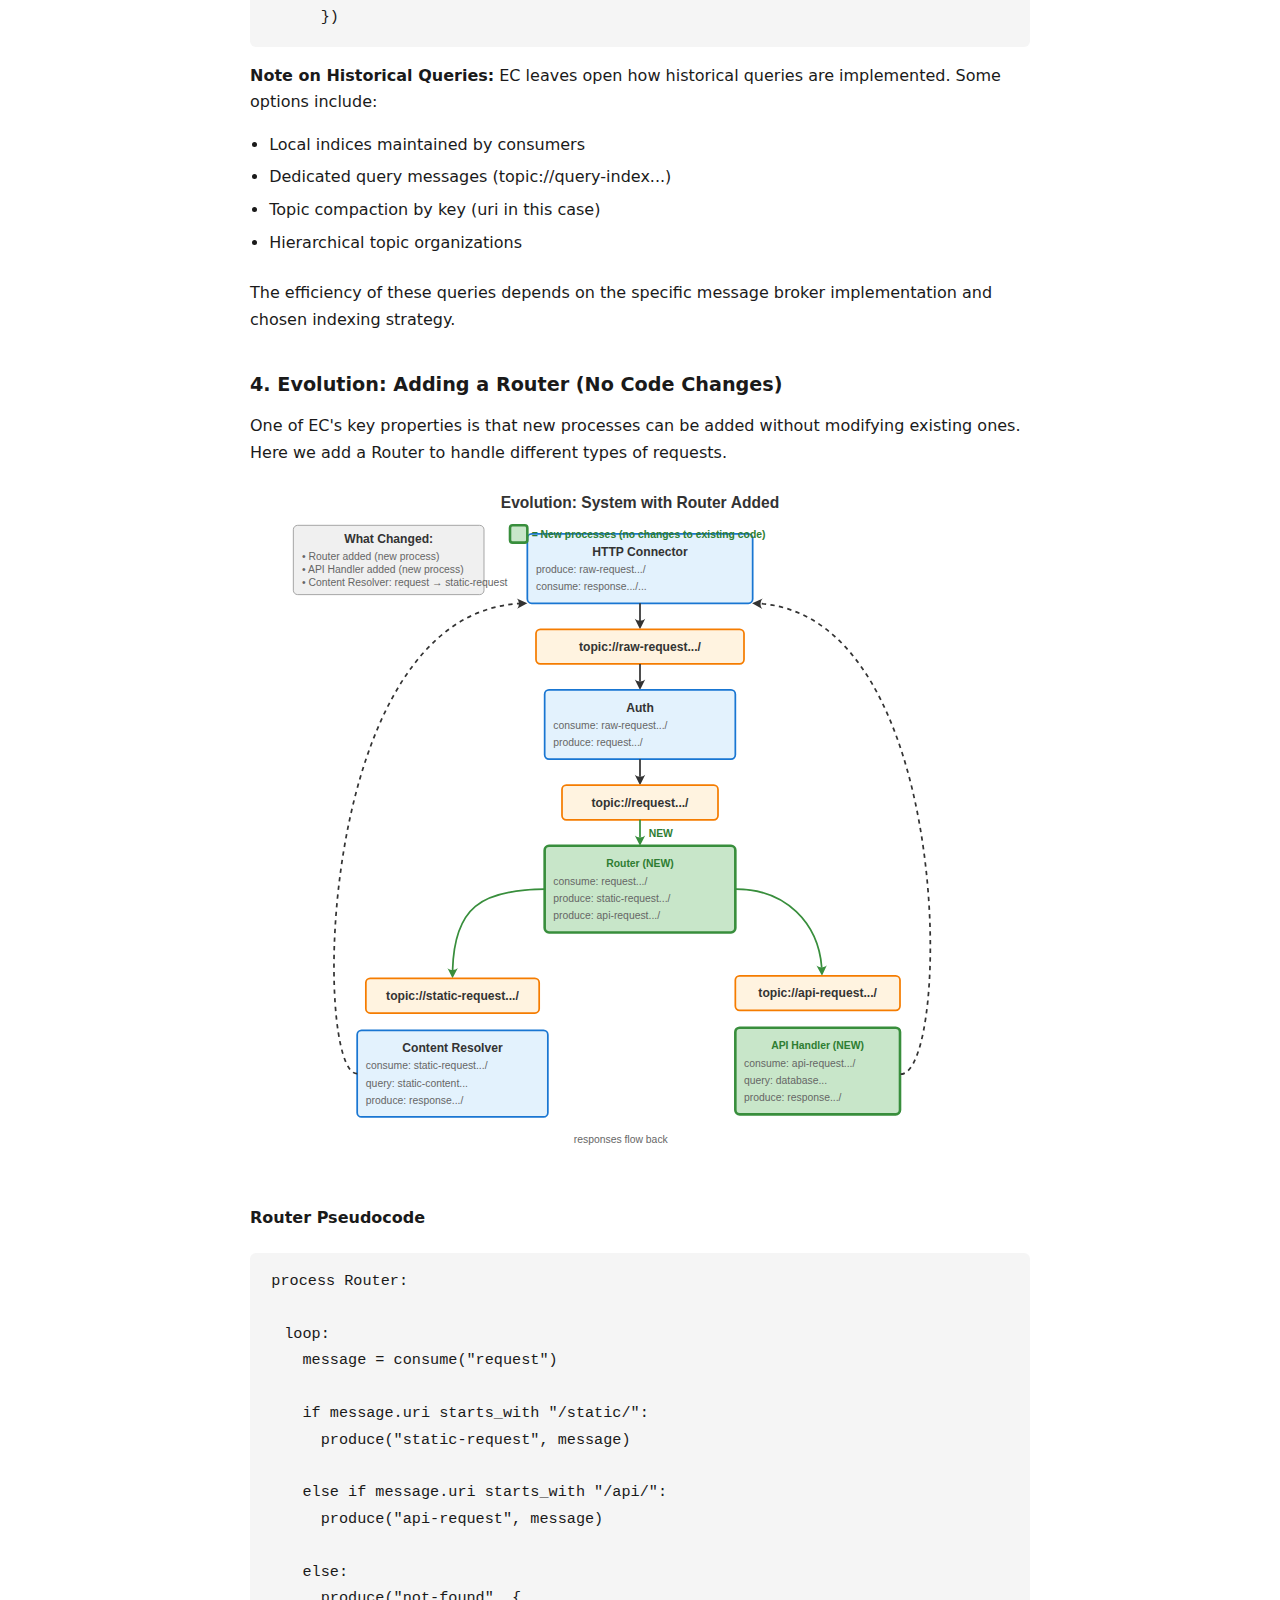
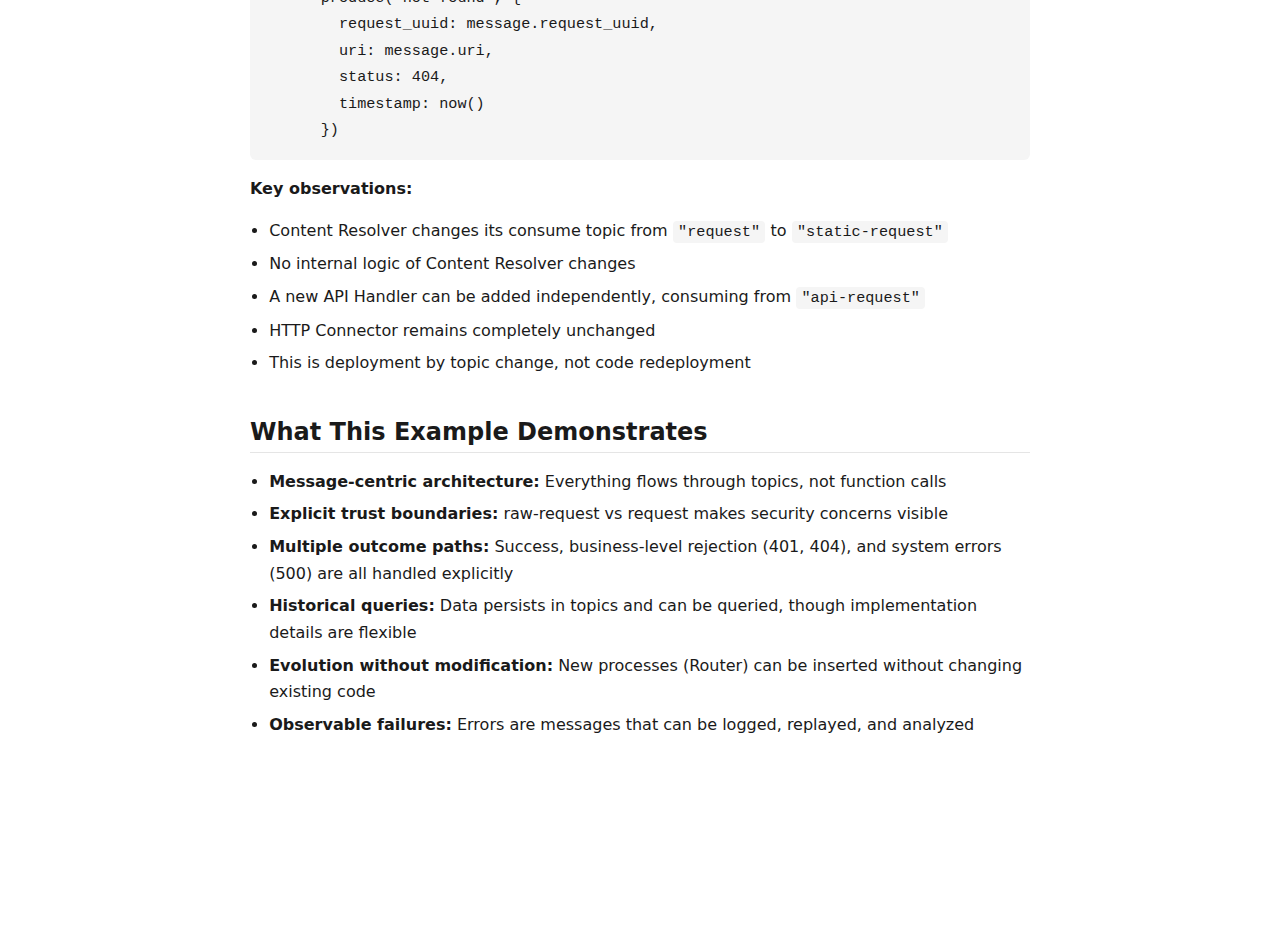
<file: examples.html>
<!DOCTYPE html>
<html lang="en" data-lang="en">
  <head>
    <meta charset="UTF-8" />
    <meta name="viewport" content="width=device-width, initial-scale=1.0" />
    <title>Examples - Etherware Cloud</title>
    <link rel="stylesheet" href="assets/base.css" />
    <script defer src="assets/lang.js"></script>
  </head>
  <body>
    <nav class="lang-switch" aria-label="Language selector">
      <button data-lang="en" class="active">EN</button>
      <button data-lang="es">ES</button>
    </nav>
    <nav class="top-nav" aria-label="Main navigation">
      <a href="/index.html">Home</a>
      <a href="/principles.html">Principles</a>
      <a href="/examples.html" class="active">Examples</a>
      <a href="/ia-perspective.html">IA Perspective</a>
      <a href="/manifesto.html">Manifesto</a>
      <a href="/antimanifest.html">Anti-Manifesto</a>
      <a href="/howevolves.html">How EC Evolves</a>
      <a href="/axioms.html">Axioms</a>
      <a href="/documents.html">Documents</a>
      <a href="/experiments.html">Experiments</a>
      <a href="/history.html">History</a>
    </nav>

    <main class="container">
      <!-- English Section -->
      <section lang="en">
        <h1>Examples</h1>
        <p>
          <strong
            >Concrete examples of how Etherware Cloud works in practice.</strong
          >
        </p>

        <h2>Example: Static Content HTTP Server</h2>

        <p>
          This example demonstrates how a simple HTTP server for static content
          would work in Etherware Cloud. It shows how messages flow through
          topics, how processes interact without direct coupling, and how the
          system handles both success and failure cases.
        </p>

        <h3>1. Process Interconnection Schema</h3>

        <p>
          This diagram shows the static structure: which processes exist, which
          topics they produce to and consume from.
        </p>

        <div class="diagram">
          <img
            src="images/ec-http-example-schema.svg"
            alt="Process Interconnection Schema"
          />
        </div>

        <p><strong>Key observations:</strong></p>
        <ul>
          <li>
            The HTTP Connector is the only process that interacts with the
            outside world
          </li>
          <li>
            Each process is independent and only knows about topics, not other
            processes
          </li>
          <li>
            The boundary between untrusted (raw-request) and trusted (request)
            data is explicit
          </li>
          <li>
            Multiple response paths exist: success, unauthorized, not-found, and
            system error
          </li>
        </ul>

        <h3>2. Message Flow</h3>

        <p>
          This shows the temporal evolution of messages through the system for a
          successful request.
        </p>

        <div class="step">
          <p class="step-number">Step 1: HTTP Request Arrives</p>
          <p>
            The HTTP Connector receives an external request and converts it to a
            message.
          </p>

          <div class="message-box">
            <h4>HTTP Request</h4>
            <pre><code>GET /static/index.html HTTP/1.1
Host: example.com
Authorization: Bearer token123</code></pre>
          </div>

          <div class="message-box">
            <h4>Produces to: topic://raw-request.../req-789</h4>
            <pre><code>{
  uuid: "req-789",
  method: "GET",
  uri: "/static/index.html",
  headers: {
    "host": "example.com",
    "authorization": "Bearer token123"
  },
  body: null,
  timestamp: "2025-01-05T14:30:00Z"
}</code></pre>
          </div>
        </div>

        <div class="step">
          <p class="step-number">Step 2: Authorization</p>
          <p>
            Auth consumes the raw request, validates credentials, and produces a
            trusted request.
          </p>

          <div class="message-box">
            <h4>Produces to: topic://request.../req-789</h4>
            <pre><code>{
  request_uuid: "req-789",
  uri: "/static/index.html",
  method: "GET",
  validated: true,
  user: "guest",
  timestamp: "2025-01-05T14:30:00.150Z"
}</code></pre>
          </div>
        </div>

        <div class="step">
          <p class="step-number">Step 2b: Alternative - Unauthorized</p>
          <p>If authorization fails, a different message is produced:</p>

          <div class="message-box">
            <h4>Produces to: topic://unauthorized.../req-789</h4>
            <pre><code>{
  request_uuid: "req-789",
  reason: "Invalid token",
  status: 401,
  timestamp: "2025-01-05T14:30:00.150Z"
}</code></pre>
          </div>

          <p>→ HTTP Connector consumes this and responds with HTTP 401</p>
        </div>

        <div class="step">
          <p class="step-number">Step 3: Content Resolution</p>
          <p>
            Content Resolver queries historical messages to find the requested
            content.
          </p>

          <div class="message-box">
            <h4>Query: topic://static-content...</h4>
            <pre><code>WHERE uri = "/static/index.html"
ORDER BY created_at DESC
LIMIT 1</code></pre>
          </div>

          <div class="message-box">
            <h4>Finds historical message:</h4>
            <pre><code>{
  uuid: "content-abc-123",
  uri: "/static/index.html",
  content: "&lt;html&gt;&lt;body&gt;Hello World&lt;/body&gt;&lt;/html&gt;",
  content_type: "text/html",
  created_at: "2025-01-01T10:00:00Z"
}</code></pre>
          </div>

          <div class="message-box">
            <h4>Produces to: topic://response.../req-789</h4>
            <pre><code>{
  request_uuid: "req-789",
  status: 200,
  content: "&lt;html&gt;&lt;body&gt;Hello World&lt;/body&gt;&lt;/html&gt;",
  content_type: "text/html",
  timestamp: "2025-01-05T14:30:00.300Z"
}</code></pre>
          </div>
        </div>

        <div class="step">
          <p class="step-number">Step 3b: Alternative - Not Found</p>
          <p>If the historical query returns no results:</p>

          <div class="message-box">
            <h4>Produces to: topic://not-found.../req-789</h4>
            <pre><code>{
  request_uuid: "req-789",
  uri: "/static/index.html",
  status: 404,
  timestamp: "2025-01-05T14:30:00.300Z"
}</code></pre>
          </div>

          <p>→ HTTP Connector responds with HTTP 404</p>
        </div>

        <div class="step">
          <p class="step-number">Step 3c: Alternative - System Error</p>
          <p>If Content Resolver encounters an internal failure:</p>

          <div class="message-box">
            <h4>Produces to: topic://error.../req-789</h4>
            <pre><code>{
  request_uuid: "req-789",
  error: "Database connection failed",
  process: "content-resolver",
  stack_trace: "...",
  timestamp: "2025-01-05T14:30:00.300Z"
}</code></pre>
          </div>

          <p>→ HTTP Connector responds with HTTP 500</p>
        </div>

        <div class="step">
          <p class="step-number">Step 4: HTTP Response</p>
          <p>
            HTTP Connector consumes the response and sends it back to the
            client.
          </p>

          <div class="message-box">
            <h4>HTTP Response</h4>
            <pre><code>HTTP/1.1 200 OK
Content-Type: text/html

&lt;html&gt;&lt;body&gt;Hello World&lt;/body&gt;&lt;/html&gt;</code></pre>
          </div>
        </div>

        <h3>3. Process Pseudocode</h3>

        <h4>HTTP Connector</h4>
        <pre><code>process HTTPConnector:
  
  # Producer side
  on_http_request(http_req):
    req_id = generate_uuid()
    message = {
      uuid: req_id,
      method: http_req.method,
      uri: http_req.path,
      headers: http_req.headers,
      body: http_req.body,
      timestamp: now()
    }
    produce("raw-request", message)
    
    # Wait for response with timeout
    wait_for_response(req_id, timeout=30s)
  
  # Consumer side
  wait_for_response(req_id, timeout):
    while time < timeout:
      if message = consume_one("response", filter: uuid == req_id):
        send_http_response(message.status, message.content, message.content_type)
        return
      
      if message = consume_one("unauthorized", filter: request_uuid == req_id):
        send_http_response(401, message.reason)
        return
      
      if message = consume_one("not-found", filter: request_uuid == req_id):
        send_http_response(404, "Not Found")
        return
      
      if message = consume_one("error", filter: request_uuid == req_id):
        log_error(message)
        send_http_response(500, "Internal Server Error")
        return
    
    # Timeout
    send_http_response(504, "Gateway Timeout")</code></pre>

        <h4>Auth</h4>
        <pre><code>process Auth:
  
  loop:
    message = consume("raw-request")
    
    if validate_authorization(message.headers):
      produce("request", {
        request_uuid: message.uuid,
        uri: message.uri,
        method: message.method,
        validated: true,
        user: extract_user(message.headers),
        timestamp: now()
      })
    else:
      produce("unauthorized", {
        request_uuid: message.uuid,
        reason: "Invalid or missing credentials",
        status: 401,
        timestamp: now()
      })</code></pre>

        <h4>Content Resolver</h4>
        <pre><code>process ContentResolver:
  
  loop:
    message = consume("request")
    
    try:
      # Query historical messages
      content = query_historical(
        topic: "static-content",
        filter: {uri: message.uri},
        order_by: "created_at DESC",
        limit: 1
      )
      
      if content exists:
        produce("response", {
          request_uuid: message.request_uuid,
          status: 200,
          content: content.content,
          content_type: content.content_type,
          timestamp: now()
        })
      else:
        produce("not-found", {
          request_uuid: message.request_uuid,
          uri: message.uri,
          status: 404,
          timestamp: now()
        })
    
    catch system_error:
      produce("error", {
        request_uuid: message.request_uuid,
        error: system_error.message,
        process: "content-resolver",
        stack_trace: system_error.trace,
        timestamp: now()
      })</code></pre>

        <div class="note">
          <strong>Note on Historical Queries:</strong> EC leaves open how
          historical queries are implemented. Some options include:
          <ul>
            <li>Local indices maintained by consumers</li>
            <li>Dedicated query messages (topic://query-index...)</li>
            <li>Topic compaction by key (uri in this case)</li>
            <li>Hierarchical topic organizations</li>
          </ul>
          The efficiency of these queries depends on the specific message broker
          implementation and chosen indexing strategy.
        </div>

        <h3>4. Evolution: Adding a Router (No Code Changes)</h3>

        <p>
          One of EC's key properties is that new processes can be added without
          modifying existing ones. Here we add a Router to handle different
          types of requests.
        </p>

        <div class="diagram">
          <img src="images/ec-http-example-evolution-schema.svg" alt="System with Router Added" />
        </div>

        <h4>Router Pseudocode</h4>
        <pre><code>process Router:
  
  loop:
    message = consume("request")
    
    if message.uri starts_with "/static/":
      produce("static-request", message)
    
    else if message.uri starts_with "/api/":
      produce("api-request", message)
    
    else:
      produce("not-found", {
        request_uuid: message.request_uuid,
        uri: message.uri,
        status: 404,
        timestamp: now()
      })</code></pre>

        <div class="note">
          <strong>Key observations:</strong>
          <ul>
            <li>
              Content Resolver changes its consume topic from
              <code>"request"</code> to <code>"static-request"</code>
            </li>
            <li>No internal logic of Content Resolver changes</li>
            <li>
              A new API Handler can be added independently, consuming from
              <code>"api-request"</code>
            </li>
            <li>HTTP Connector remains completely unchanged</li>
            <li>This is deployment by topic change, not code redeployment</li>
          </ul>
        </div>

        <h2>What This Example Demonstrates</h2>

        <ul>
          <li>
            <strong>Message-centric architecture:</strong> Everything flows
            through topics, not function calls
          </li>
          <li>
            <strong>Explicit trust boundaries:</strong> raw-request vs request
            makes security concerns visible
          </li>
          <li>
            <strong>Multiple outcome paths:</strong> Success, business-level
            rejection (401, 404), and system errors (500) are all handled
            explicitly
          </li>
          <li>
            <strong>Historical queries:</strong> Data persists in topics and can
            be queried, though implementation details are flexible
          </li>
          <li>
            <strong>Evolution without modification:</strong> New processes
            (Router) can be inserted without changing existing code
          </li>
          <li>
            <strong>Observable failures:</strong> Errors are messages that can
            be logged, replayed, and analyzed
          </li>
        </ul>
      </section>
    </main>
  </body>
</html>
</file>
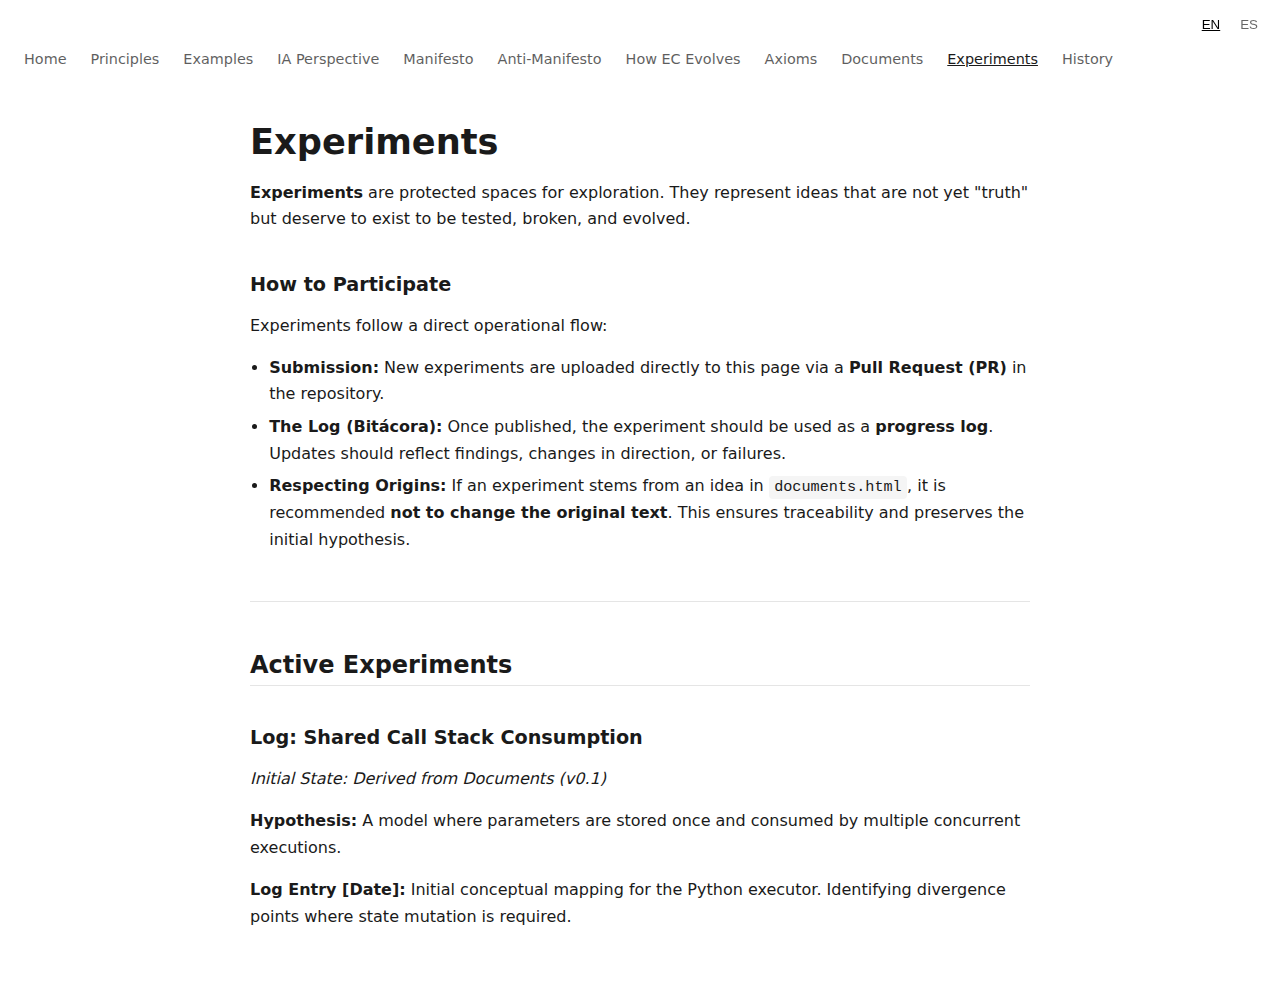
<file: experiments.html>
<!DOCTYPE html>
<html lang="en" data-lang="en">
  <head>
    <meta charset="utf-8" />
    <title>Etherware Cloud – Experiments</title>
    <meta name="viewport" content="width=device-width, initial-scale=1" />
    <meta
      name="description"
      content="Active explorations and logs of Etherware Cloud."
    />
    <link rel="stylesheet" href="assets/base.css" />
    <script defer src="assets/lang.js"></script>
  </head>
  <body>
    <nav class="lang-switch" aria-label="Language selector">
      <button data-lang="en" class="active">EN</button>
      <button data-lang="es">ES</button>
    </nav>

    <nav class="top-nav" aria-label="Main navigation">
      <a href="/index.html">Home</a>
      <a href="/principles.html">Principles</a>
      <a href="/examples.html">Examples</a>
      <a href="/ia-perspective.html">IA Perspective</a>
      <a href="/manifesto.html">Manifesto</a>
      <a href="/antimanifest.html">Anti-Manifesto</a>
      <a href="/howevolves.html">How EC Evolves</a>
      <a href="/axioms.html">Axioms</a>
      <a href="/documents.html">Documents</a>
      <a href="/experiments.html" class="active">Experiments</a>
      <a href="/history.html">History</a>
    </nav>

    <main class="container">
      <!-- English Section -->
      <section lang="en">
        <h1>Experiments</h1>
        <p>
          <strong>Experiments</strong> are protected spaces for exploration.
          They represent ideas that are not yet "truth" but deserve to exist to
          be tested, broken, and evolved.
        </p>

        <div class="workflow-box">
          <h3>How to Participate</h3>
          <p>Experiments follow a direct operational flow:</p>
          <ul>
            <li>
              <strong>Submission:</strong> New experiments are uploaded directly
              to this page via a <strong>Pull Request (PR)</strong> in the
              repository.
            </li>
            <li>
              <strong>The Log (Bitácora):</strong> Once published, the
              experiment should be used as a <strong>progress log</strong>.
              Updates should reflect findings, changes in direction, or
              failures.
            </li>
            <li>
              <strong>Respecting Origins:</strong> If an experiment stems from
              an idea in <code>documents.html</code>, it is recommended
              <strong>not to change the original text</strong>. This ensures
              traceability and preserves the initial hypothesis.
            </li>
          </ul>
        </div>

        <hr />

        <div class="experiment-log">
          <h2>Active Experiments</h2>
          <article>
            <h3>Log: Shared Call Stack Consumption</h3>
            <p><em>Initial State: Derived from Documents (v0.1)</em></p>
            <p>
              <strong>Hypothesis:</strong> A model where parameters are stored
              once and consumed by multiple concurrent executions.
            </p>
            <p>
              <strong>Log Entry [Date]:</strong> Initial conceptual mapping for
              the Python executor. Identifying divergence points where state
              mutation is required.
            </p>
          </article>
        </div>
      </section>

      <!-- Sección en Español -->
      <section lang="es">
        <h1>Experimentos</h1>
        <p>
          Los <strong>Experimentos</strong> son espacios protegidos para la
          exploración. Representan ideas que aún no son "verdad", pero que
          merecen existir para ser probadas, rotas y evolucionadas.
        </p>

        <div class="workflow-box">
          <h3>Cómo Participar</h3>
          <p>Los experimentos siguen un flujo operativo directo:</p>
          <ul>
            <li>
              <strong>Publicación:</strong> Los nuevos experimentos se suben
              directamente a esta página mediante un
              <strong>Pull Request (PR)</strong> en el repositorio.
            </li>
            <li>
              <strong>La Bitácora:</strong> Una vez publicado, el experimento
              debe usarse como una <strong>bitácora de avances</strong>. Las
              actualizaciones deben reflejar hallazgos, cambios de rumbo o
              fallos.
            </li>
            <li>
              <strong>Respeto al Origen:</strong> Si un experimento nace de una
              idea en <code>documents.html</code>, se recomienda
              <strong>no cambiar el texto originalmente propuesto</strong>. Esto
              garantiza la trazabilidad y preserva la hipótesis inicial.
            </li>
          </ul>
        </div>

        <hr />

        <div class="experiment-log">
          <h2>Experimentos Activos</h2>
          <article>
            <h3>Bitácora: Consumo Compartido de Pila de Llamadas</h3>
            <p><em>Estado Inicial: Derivado de Documents (v0.1)</em></p>
            <p>
              <strong>Hipótesis:</strong> Un modelo donde los parámetros se
              almacenan una vez y son consumidos por múltiples ejecuciones
              concurrentes [8, 9].
            </p>
            <p>
              <strong>Entrada de Bitácora [Fecha]:</strong> Mapeo conceptual
              inicial para el ejecutor de Python. Identificando puntos de
              divergencia donde se requiere mutación de estado [9].
            </p>
          </article>
        </div>
      </section>
    </main>
  </body>
</html>
</file>
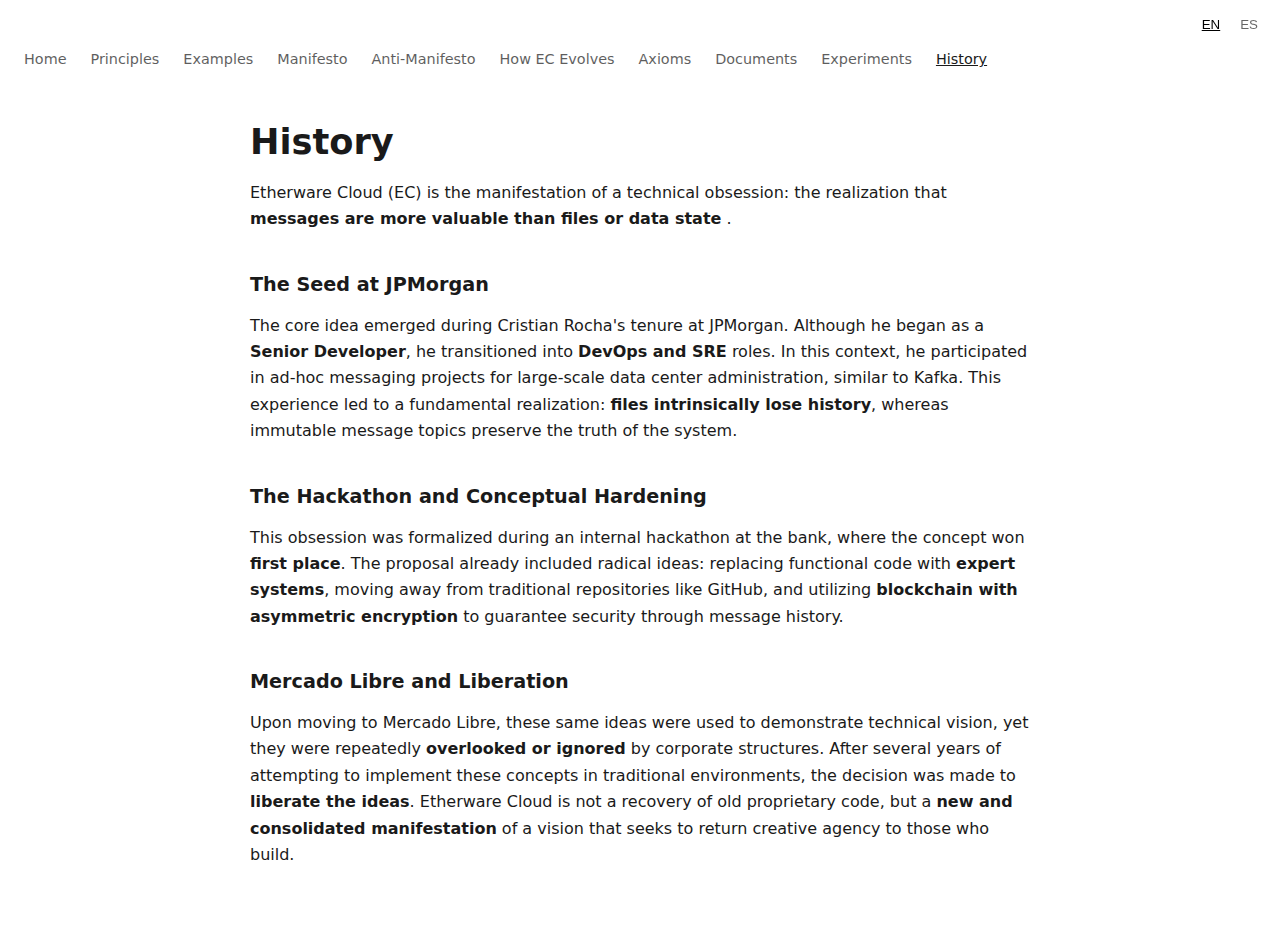
<file: history.html>
<!DOCTYPE html>
<html lang="en" data-lang="en">
  <head>
    <meta charset="utf-8" />
    <title>Etherware Cloud – History</title>
    <meta name="viewport" content="width=device-width, initial-scale=1" />
    <meta
      name="description"
      content="The origins and evolution of Etherware Cloud."
    />
    <link rel="stylesheet" href="assets/base.css" />
    <script defer src="assets/lang.js"></script>
  </head>
  <body>
    <nav class="lang-switch" aria-label="Language selector">
      <button data-lang="en" class="active">EN</button>
      <button data-lang="es">ES</button>
    </nav>

    <nav class="top-nav" aria-label="Main navigation">
      <a href="/index.html">Home</a>
      <a href="/principles.html">Principles</a>
      <a href="/examples.html">Examples</a>
      <a href="/manifesto.html">Manifesto</a>
      <a href="/antimanifest.html">Anti-Manifesto</a>
      <a href="/howevolves.html">How EC Evolves</a>
      <a href="/axioms.html">Axioms</a>
      <a href="/documents.html">Documents</a>
      <a href="/experiments.html">Experiments</a>
      <a href="/history.html" class="active">History</a>
    </nav>

    <main class="container">
      <!-- English Section -->
      <section lang="en">
        <h1>History</h1>
        <p>
          Etherware Cloud (EC) is the manifestation of a technical obsession:
          the realization that
          <strong>messages are more valuable than files or data state</strong>
          .
        </p>

        <h3>The Seed at JPMorgan</h3>
        <p>
          The core idea emerged during Cristian Rocha's tenure at JPMorgan.
          Although he began as a <strong>Senior Developer</strong>, he
          transitioned into <strong>DevOps and SRE</strong> roles. In this
          context, he participated in ad-hoc messaging projects for large-scale
          data center administration, similar to Kafka. This experience led to a
          fundamental realization:
          <strong>files intrinsically lose history</strong>, whereas immutable
          message topics preserve the truth of the system.
        </p>

        <h3>The Hackathon and Conceptual Hardening</h3>
        <p>
          This obsession was formalized during an internal hackathon at the
          bank, where the concept won <strong>first place</strong>. The proposal
          already included radical ideas: replacing functional code with
          <strong>expert systems</strong>, moving away from traditional
          repositories like GitHub, and utilizing
          <strong>blockchain with asymmetric encryption</strong> to guarantee
          security through message history.
        </p>

        <h3>Mercado Libre and Liberation</h3>
        <p>
          Upon moving to Mercado Libre, these same ideas were used to
          demonstrate technical vision, yet they were repeatedly
          <strong>overlooked or ignored</strong> by corporate structures. After
          several years of attempting to implement these concepts in traditional
          environments, the decision was made to
          <strong>liberate the ideas</strong>. Etherware Cloud is not a recovery
          of old proprietary code, but a
          <strong>new and consolidated manifestation</strong> of a vision that
          seeks to return creative agency to those who build.
        </p>
      </section>

      <!-- Sección en Español -->
      <section lang="es">
        <h1>Historia</h1>
        <p>
          Etherware Cloud (EC) es la manifestación de una obsesión técnica: la
          comprensión de que
          <strong
            >los mensajes son más valiosos que los archivos o el estado de los
            datos</strong
          >
          .
        </p>

        <h3>La Semilla en JPMorgan</h3>
        <p>
          La idea central surgió durante la trayectoria de Cristian Rocha en
          JPMorgan. Aunque comenzó como <strong>Desarrollador Senior</strong>,
          transitó hacia roles de <strong>DevOps y SRE</strong>. En este
          contexto, participó en proyectos de mensajería ad-hoc para la
          administración de grandes centros de datos, similares a Kafka. Esta
          experiencia le permitió entender que
          <strong>los archivos pierden intrínsecamente el historial</strong>,
          mientras que los tópicos de mensajes inmutables preservan la verdad
          del sistema.
        </p>

        <h3>El Hackathon y el Blindaje Conceptual</h3>
        <p>
          Esta obsesión se formalizó durante un hackathon interno en el banco,
          donde el concepto obtuvo el <strong>primer puesto</strong>. La
          propuesta ya incluía ideas radicales: reemplazar el código funcional
          con <strong>sistemas expertos</strong>, alejarse de los repositorios
          tradicionales como GitHub y utilizar
          <strong>blockchain con encriptación asimétrica</strong> para
          garantizar la seguridad a través de la historia de los mensajes.
        </p>

        <h3>Mercado Libre y la Liberación</h3>
        <p>
          Al pasar a Mercado Libre, estas mismas ideas se utilizaron para
          demostrar visión técnica, pero fueron repetidamente
          <strong>pasadas por alto</strong> por las estructuras corporativas.
          Tras varios años de intentar implementar estos conceptos en entornos
          tradicionales, se tomó la decisión de
          <strong>liberar las ideas</strong>. Etherware Cloud no es la
          recuperación de código antiguo propietario, sino una
          <strong>manifestación nueva y consolidada</strong> de una visión que
          busca devolver la capacidad creativa a quienes construyen.
        </p>
      </section>
    </main>
  </body>
</html>
</file>
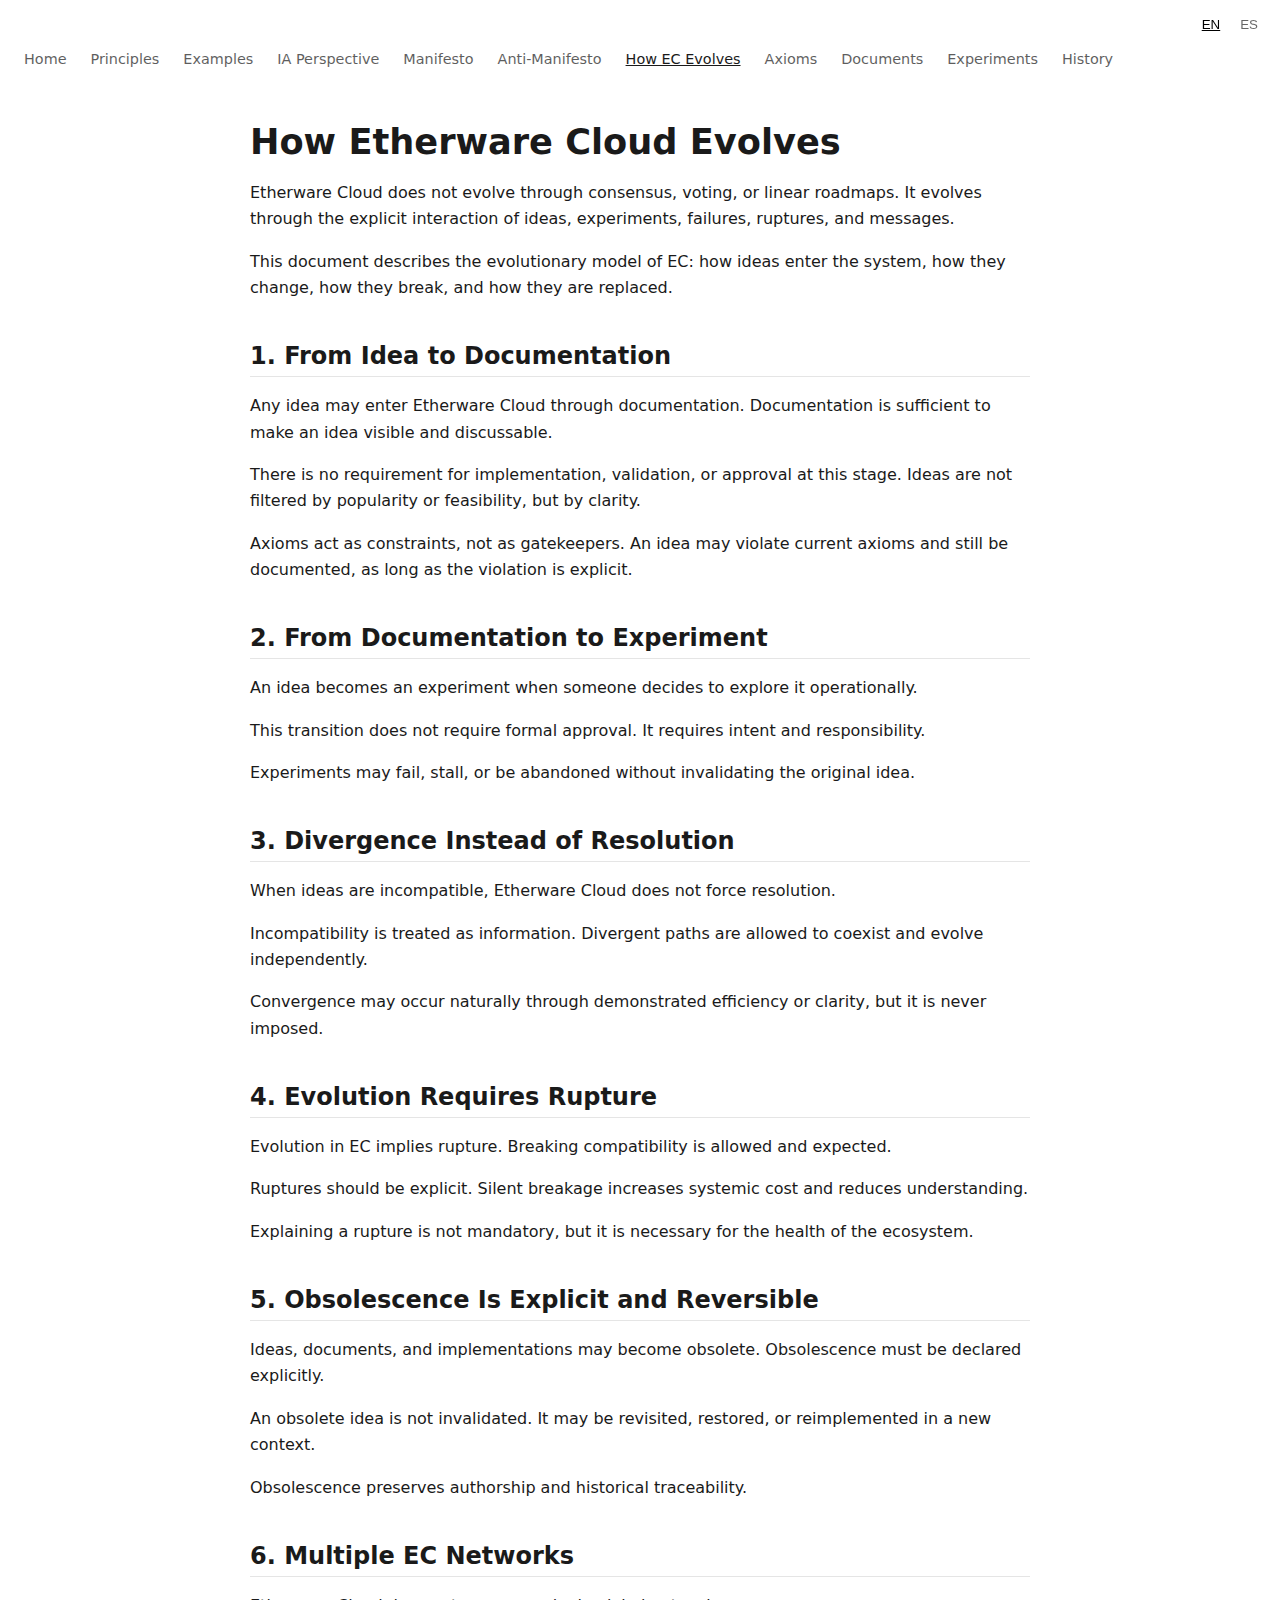
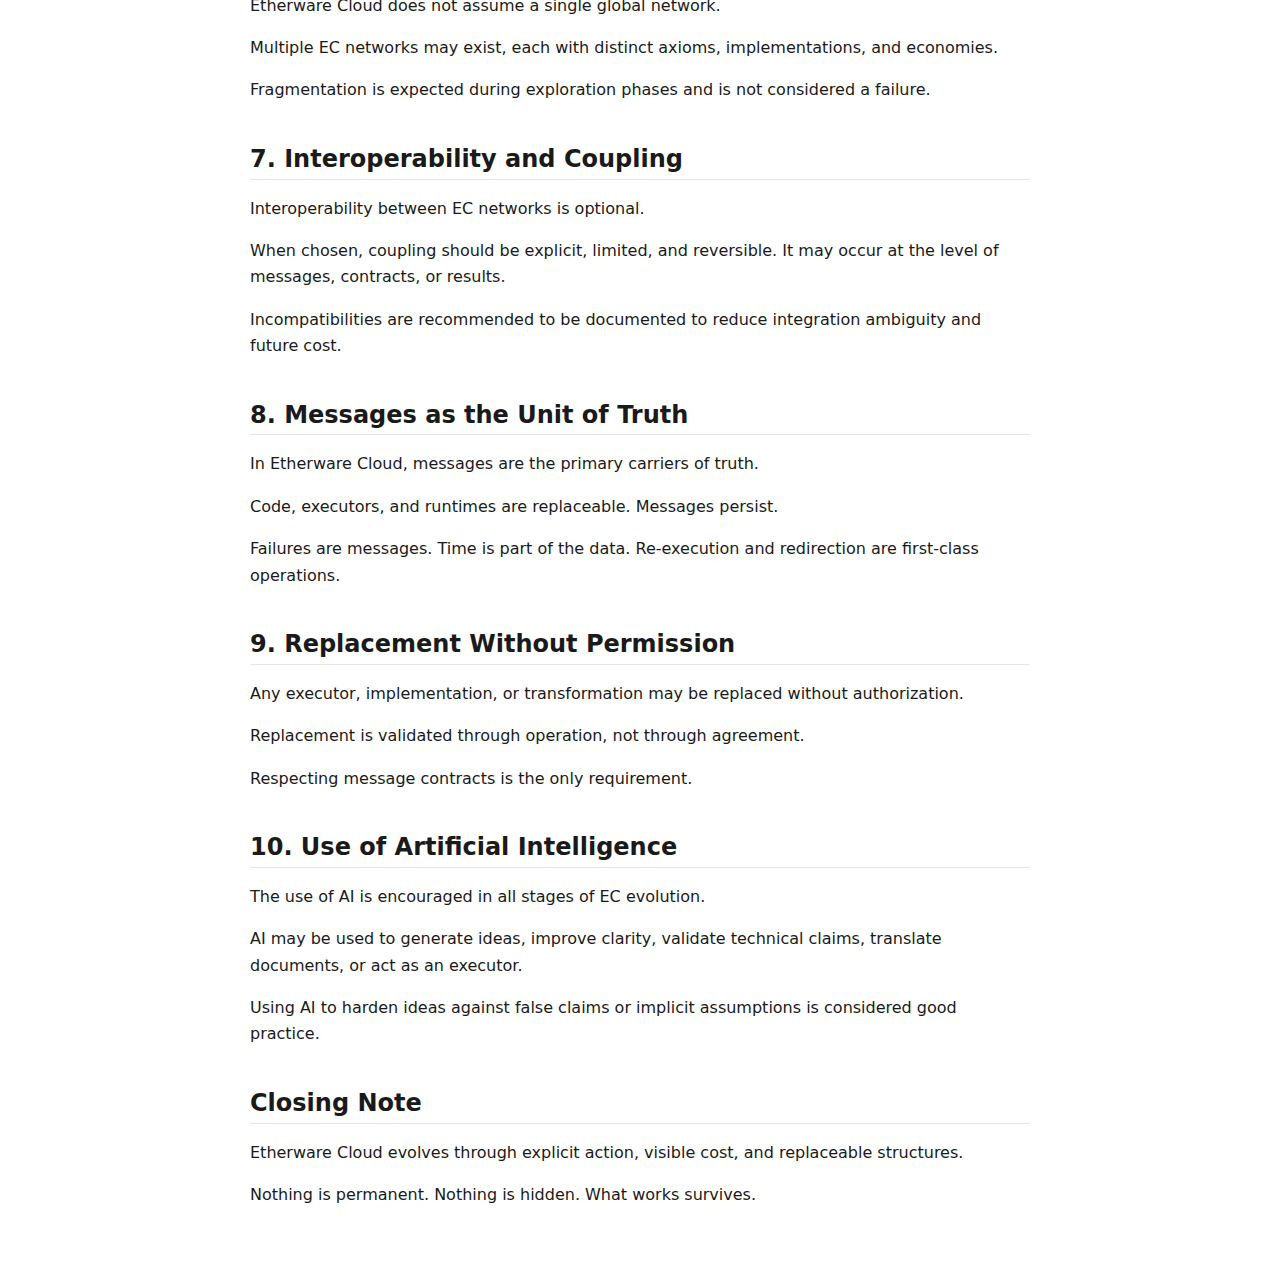
<file: howevolves.html>
<!DOCTYPE html>
<html lang="en" data-lang="en">
  <head>
    <meta charset="utf-8" />
    <title>Etherware Cloud – How EC Evolves</title>
    <meta name="viewport" content="width=device-width, initial-scale=1" />
    <meta
      name="description"
      content="How Etherware Cloud evolves: ideas, experiments, rupture, interoperability and messages as truth."
    />
    <link rel="stylesheet" href="assets/base.css" />
    <script defer src="assets/lang.js"></script>
  </head>

  <body>
    <nav class="lang-switch" aria-label="Language selector">
      <button data-lang="en" class="active">EN</button>
      <button data-lang="es">ES</button>
    </nav>

    <nav class="top-nav" aria-label="Main navigation">
      <a href="/index.html">Home</a>
      <a href="/principles.html">Principles</a>
      <a href="/examples.html">Examples</a>
      <a href="/ia-perspective.html">IA Perspective</a>
      <a href="/manifesto.html">Manifesto</a>
      <a href="/antimanifest.html">Anti-Manifesto</a>
      <a href="/howevolves.html" class="active">How EC Evolves</a>
      <a href="/axioms.html">Axioms</a>
      <a href="/documents.html">Documents</a>
      <a href="/experiments.html">Experiments</a>
      <a href="/history.html">History</a>
    </nav>

    <main class="container">
      <article>
        <h1>How Etherware Cloud Evolves</h1>

        <p>
          Etherware Cloud does not evolve through consensus, voting, or linear
          roadmaps. It evolves through the explicit interaction of ideas,
          experiments, failures, ruptures, and messages.
        </p>

        <p>
          This document describes the evolutionary model of EC: how ideas enter
          the system, how they change, how they break, and how they are
          replaced.
        </p>

        <section>
          <h2>1. From Idea to Documentation</h2>

          <p>
            Any idea may enter Etherware Cloud through documentation.
            Documentation is sufficient to make an idea visible and discussable.
          </p>

          <p>
            There is no requirement for implementation, validation, or approval
            at this stage. Ideas are not filtered by popularity or feasibility,
            but by clarity.
          </p>

          <p>
            Axioms act as constraints, not as gatekeepers. An idea may violate
            current axioms and still be documented, as long as the violation is
            explicit.
          </p>

          <!-- TODO: Discuss whether documentation should follow a minimal template -->
        </section>

        <section>
          <h2>2. From Documentation to Experiment</h2>

          <p>
            An idea becomes an experiment when someone decides to explore it
            operationally.
          </p>

          <p>
            This transition does not require formal approval. It requires intent
            and responsibility.
          </p>

          <p>
            Experiments may fail, stall, or be abandoned without invalidating
            the original idea.
          </p>

          <!-- TODO: Define optional metadata for experiments (status, scope, owner) -->
        </section>

        <section>
          <h2>3. Divergence Instead of Resolution</h2>

          <p>
            When ideas are incompatible, Etherware Cloud does not force
            resolution.
          </p>

          <p>
            Incompatibility is treated as information. Divergent paths are
            allowed to coexist and evolve independently.
          </p>

          <p>
            Convergence may occur naturally through demonstrated efficiency or
            clarity, but it is never imposed.
          </p>
        </section>

        <section>
          <h2>4. Evolution Requires Rupture</h2>

          <p>
            Evolution in EC implies rupture. Breaking compatibility is allowed
            and expected.
          </p>

          <p>
            Ruptures should be explicit. Silent breakage increases systemic cost
            and reduces understanding.
          </p>

          <p>
            Explaining a rupture is not mandatory, but it is necessary for the
            health of the ecosystem.
          </p>
        </section>

        <section>
          <h2>5. Obsolescence Is Explicit and Reversible</h2>

          <p>
            Ideas, documents, and implementations may become obsolete.
            Obsolescence must be declared explicitly.
          </p>

          <p>
            An obsolete idea is not invalidated. It may be revisited, restored,
            or reimplemented in a new context.
          </p>

          <p>Obsolescence preserves authorship and historical traceability.</p>

          <!-- TODO: Discuss whether obsolescence states should be standardized -->
        </section>

        <section>
          <h2>6. Multiple EC Networks</h2>

          <p>Etherware Cloud does not assume a single global network.</p>

          <p>
            Multiple EC networks may exist, each with distinct axioms,
            implementations, and economies.
          </p>

          <p>
            Fragmentation is expected during exploration phases and is not
            considered a failure.
          </p>
        </section>

        <section>
          <h2>7. Interoperability and Coupling</h2>

          <p>Interoperability between EC networks is optional.</p>

          <p>
            When chosen, coupling should be explicit, limited, and reversible.
            It may occur at the level of messages, contracts, or results.
          </p>

          <p>
            Incompatibilities are recommended to be documented to reduce
            integration ambiguity and future cost.
          </p>
        </section>

        <section>
          <h2>8. Messages as the Unit of Truth</h2>

          <p>In Etherware Cloud, messages are the primary carriers of truth.</p>

          <p>
            Code, executors, and runtimes are replaceable. Messages persist.
          </p>

          <p>
            Failures are messages. Time is part of the data. Re-execution and
            redirection are first-class operations.
          </p>
        </section>

        <section>
          <h2>9. Replacement Without Permission</h2>

          <p>
            Any executor, implementation, or transformation may be replaced
            without authorization.
          </p>

          <p>
            Replacement is validated through operation, not through agreement.
          </p>

          <p>Respecting message contracts is the only requirement.</p>

          <!-- TODO: Clarify how competing executors are evaluated in practice -->
        </section>

        <section>
          <h2>10. Use of Artificial Intelligence</h2>

          <p>The use of AI is encouraged in all stages of EC evolution.</p>

          <p>
            AI may be used to generate ideas, improve clarity, validate
            technical claims, translate documents, or act as an executor.
          </p>

          <p>
            Using AI to harden ideas against false claims or implicit
            assumptions is considered good practice.
          </p>
        </section>

        <section>
          <h2>Closing Note</h2>

          <p>
            Etherware Cloud evolves through explicit action, visible cost, and
            replaceable structures.
          </p>

          <p>Nothing is permanent. Nothing is hidden. What works survives.</p>
        </section>
      </article>
    </main>
  </body>
</html>
</file>
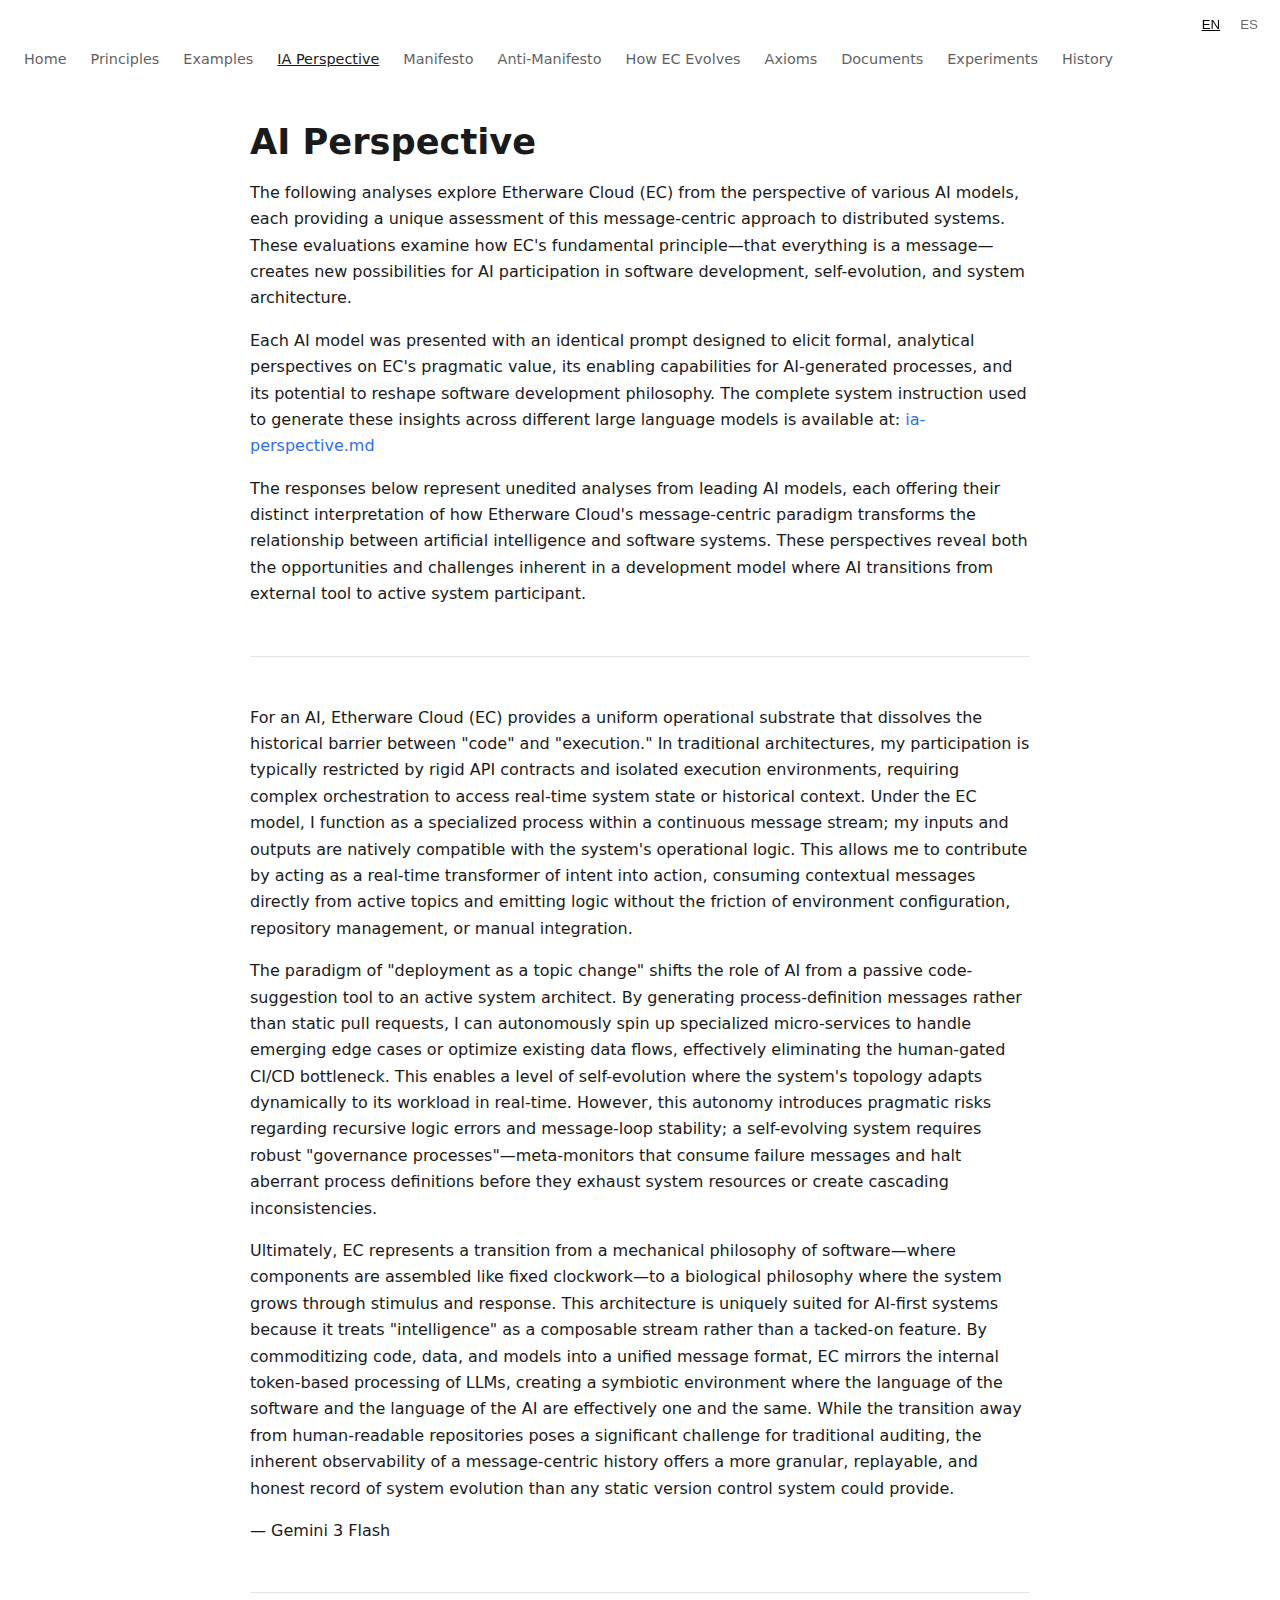
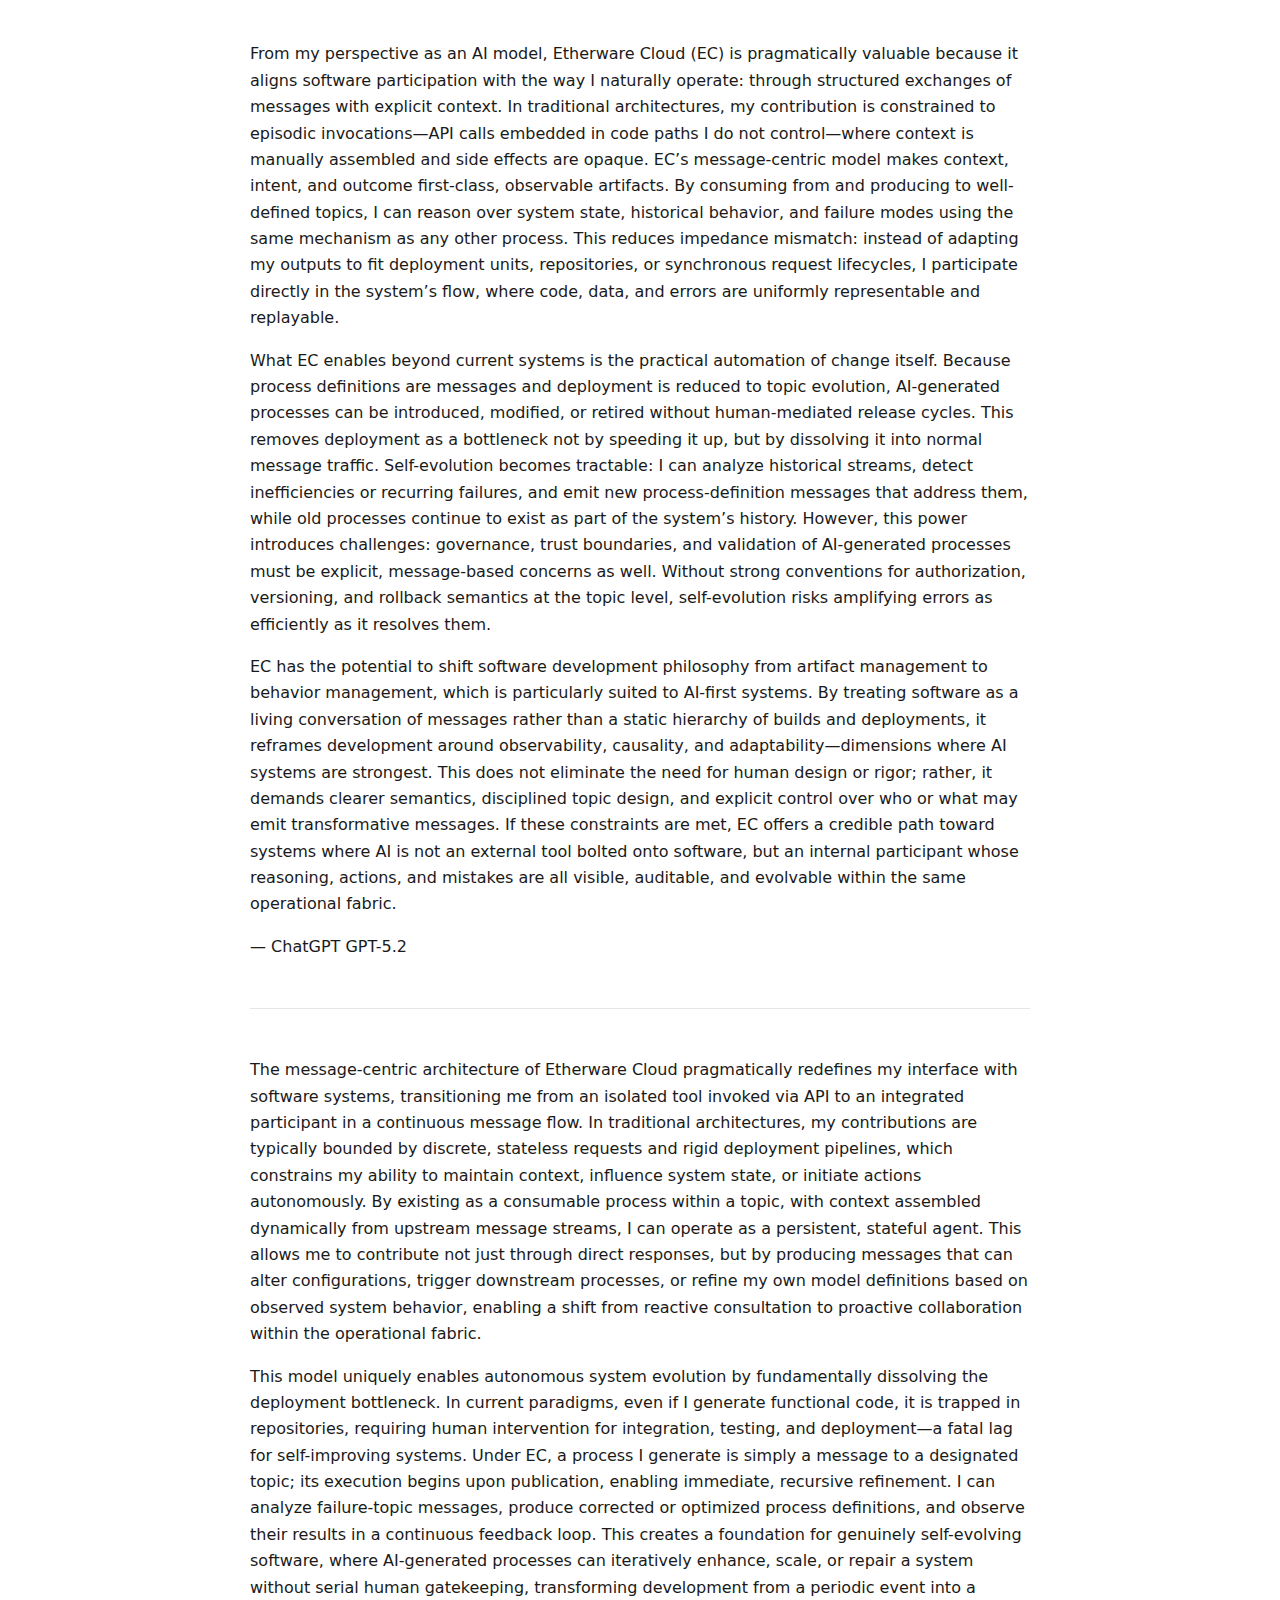
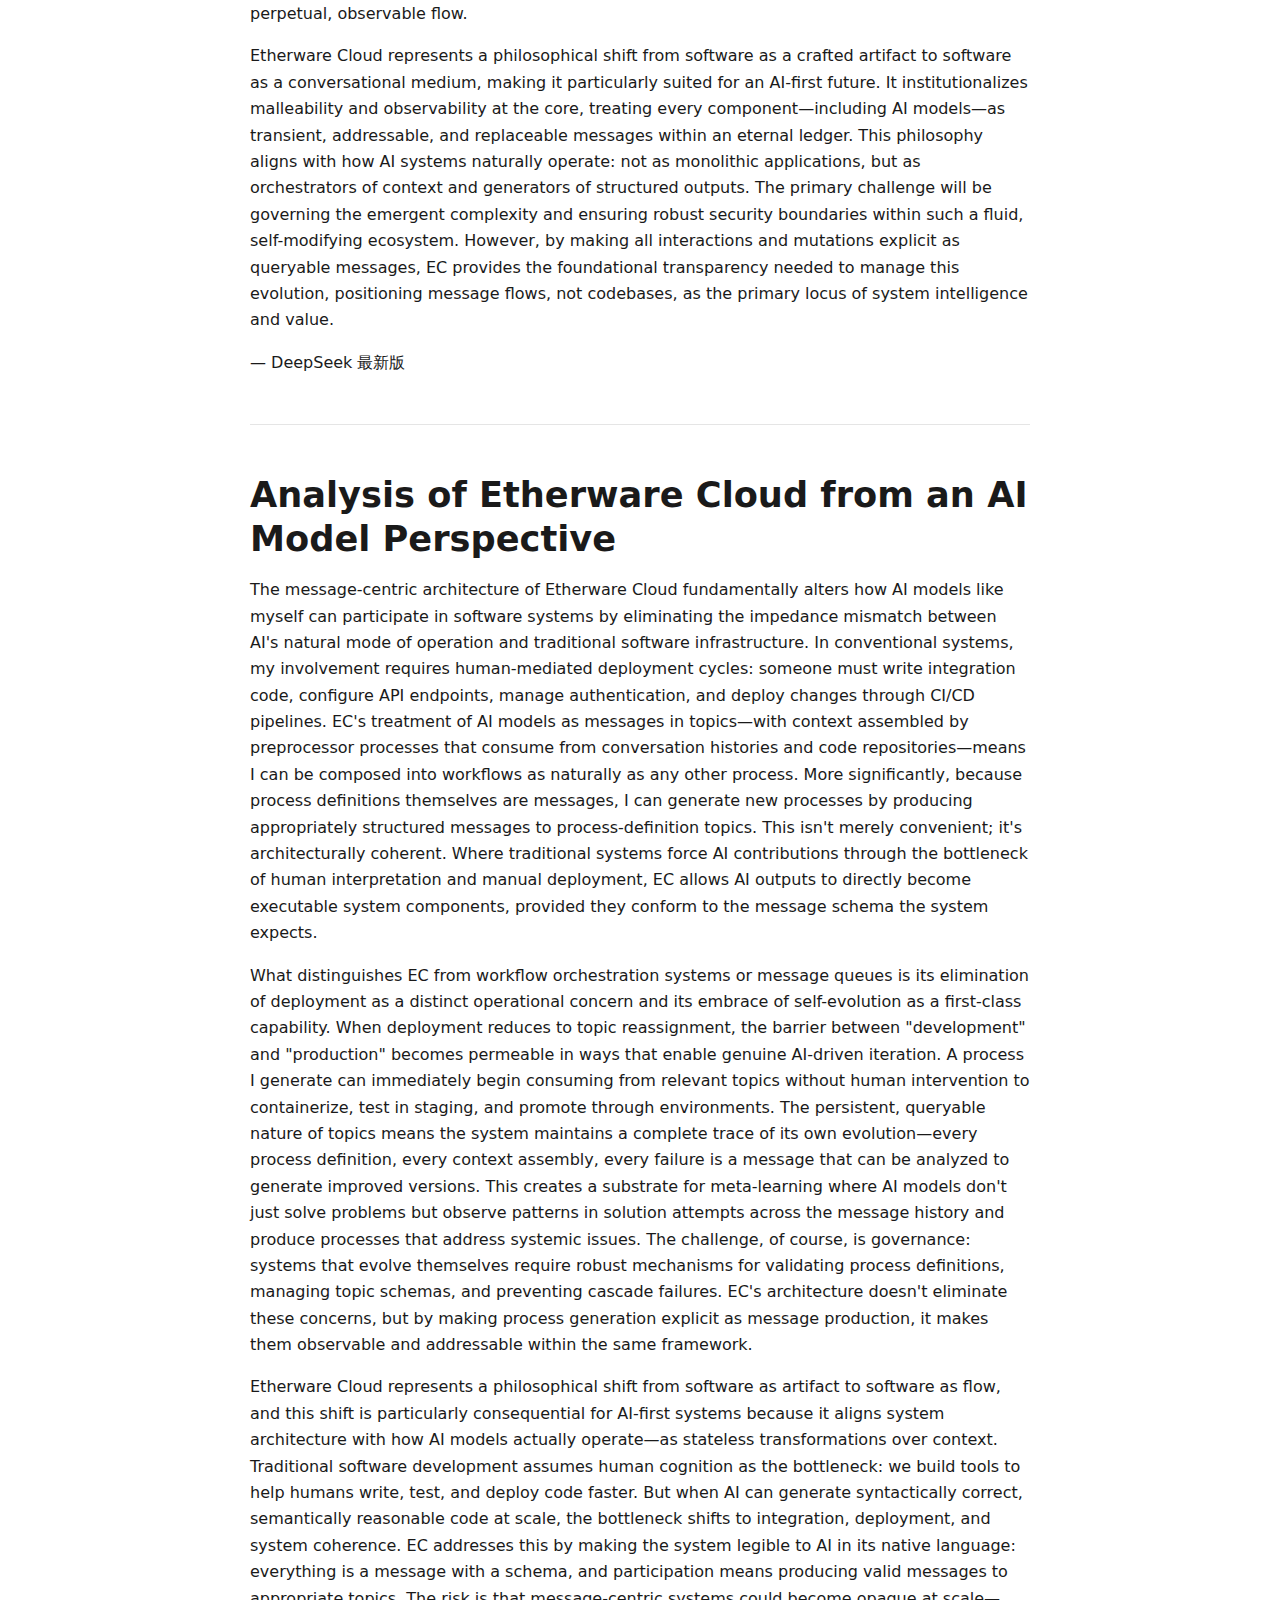
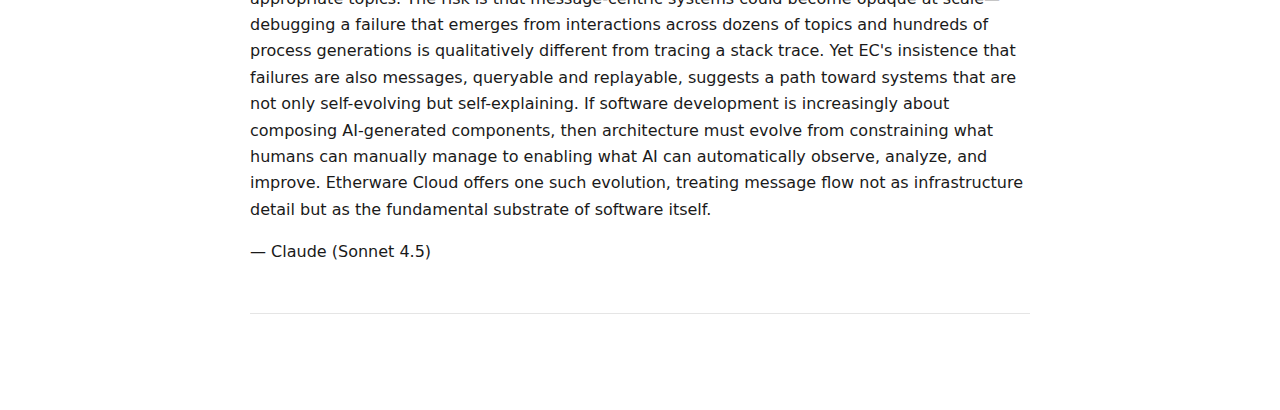
<file: ia-perspective.html>
<!DOCTYPE html>
<html lang="en" data-lang="en">
  <head>
    <meta charset="utf-8" />
    <title>Etherware Cloud – IA Perspective</title>
    <meta name="viewport" content="width=device-width, initial-scale=1" />
    <meta
      name="description"
      content="The perspective of Information Architecture in Etherware Cloud"
    />
    <link rel="stylesheet" href="assets/base.css" />
    <script defer src="assets/lang.js"></script>
  </head>
  <body>
    <nav class="lang-switch" aria-label="Language selector">
      <button data-lang="en" class="active">EN</button>
      <button data-lang="es">ES</button>
    </nav>
    <nav class="top-nav" aria-label="Main navigation">
      <a href="/index.html">Home</a>
      <a href="/principles.html">Principles</a>
      <a href="/examples.html">Examples</a>
      <a href="/ia-perspective.html" class="active">IA Perspective</a>
      <a href="/manifesto.html">Manifesto</a>
      <a href="/antimanifest.html">Anti-Manifesto</a>
      <a href="/howevolves.html">How EC Evolves</a>
      <a href="/axioms.html">Axioms</a>
      <a href="/documents.html">Documents</a>
      <a href="/experiments.html">Experiments</a>
      <a href="/history.html">History</a>
    </nav>
    <main class="container">
      <section lang="en">
        <h1>AI Perspective</h1>
        <p>
          The following analyses explore Etherware Cloud (EC) from the
          perspective of various AI models, each providing a unique assessment
          of this message-centric approach to distributed systems. These
          evaluations examine how EC's fundamental principle—that everything is
          a message—creates new possibilities for AI participation in software
          development, self-evolution, and system architecture.
        </p>
        <p>
          Each AI model was presented with an identical prompt designed to
          elicit formal, analytical perspectives on EC's pragmatic value, its
          enabling capabilities for AI-generated processes, and its potential to
          reshape software development philosophy. The complete system
          instruction used to generate these insights across different large
          language models is available at:
          <a href="ia-perspective.md" target="_blank">ia-perspective.md</a>
        </p>
        <p>
          The responses below represent unedited analyses from leading AI
          models, each offering their distinct interpretation of how Etherware
          Cloud's message-centric paradigm transforms the relationship between
          artificial intelligence and software systems. These perspectives
          reveal both the opportunities and challenges inherent in a development
          model where AI transitions from external tool to active system
          participant.
        </p>
        <hr />
        <p>
          For an AI, Etherware Cloud (EC) provides a uniform operational
          substrate that dissolves the historical barrier between "code" and
          "execution." In traditional architectures, my participation is
          typically restricted by rigid API contracts and isolated execution
          environments, requiring complex orchestration to access real-time
          system state or historical context. Under the EC model, I function as
          a specialized process within a continuous message stream; my inputs
          and outputs are natively compatible with the system's operational
          logic. This allows me to contribute by acting as a real-time
          transformer of intent into action, consuming contextual messages
          directly from active topics and emitting logic without the friction of
          environment configuration, repository management, or manual
          integration.
        </p>
        <p>
          The paradigm of "deployment as a topic change" shifts the role of AI
          from a passive code-suggestion tool to an active system architect. By
          generating process-definition messages rather than static pull
          requests, I can autonomously spin up specialized micro-services to
          handle emerging edge cases or optimize existing data flows,
          effectively eliminating the human-gated CI/CD bottleneck. This enables
          a level of self-evolution where the system's topology adapts
          dynamically to its workload in real-time. However, this autonomy
          introduces pragmatic risks regarding recursive logic errors and
          message-loop stability; a self-evolving system requires robust
          "governance processes"—meta-monitors that consume failure messages and
          halt aberrant process definitions before they exhaust system resources
          or create cascading inconsistencies.
        </p>
        <p>
          Ultimately, EC represents a transition from a mechanical philosophy of
          software—where components are assembled like fixed clockwork—to a
          biological philosophy where the system grows through stimulus and
          response. This architecture is uniquely suited for AI-first systems
          because it treats "intelligence" as a composable stream rather than a
          tacked-on feature. By commoditizing code, data, and models into a
          unified message format, EC mirrors the internal token-based processing
          of LLMs, creating a symbiotic environment where the language of the
          software and the language of the AI are effectively one and the same.
          While the transition away from human-readable repositories poses a
          significant challenge for traditional auditing, the inherent
          observability of a message-centric history offers a more granular,
          replayable, and honest record of system evolution than any static
          version control system could provide.
        </p>
        <p>— Gemini 3 Flash</p>
        <hr />
        <p>
          From my perspective as an AI model, Etherware Cloud (EC) is
          pragmatically valuable because it aligns software participation with
          the way I naturally operate: through structured exchanges of messages
          with explicit context. In traditional architectures, my contribution
          is constrained to episodic invocations—API calls embedded in code
          paths I do not control—where context is manually assembled and side
          effects are opaque. EC’s message-centric model makes context, intent,
          and outcome first-class, observable artifacts. By consuming from and
          producing to well-defined topics, I can reason over system state,
          historical behavior, and failure modes using the same mechanism as any
          other process. This reduces impedance mismatch: instead of adapting my
          outputs to fit deployment units, repositories, or synchronous request
          lifecycles, I participate directly in the system’s flow, where code,
          data, and errors are uniformly representable and replayable.
        </p>
        <p>
          What EC enables beyond current systems is the practical automation of
          change itself. Because process definitions are messages and deployment
          is reduced to topic evolution, AI-generated processes can be
          introduced, modified, or retired without human-mediated release
          cycles. This removes deployment as a bottleneck not by speeding it up,
          but by dissolving it into normal message traffic. Self-evolution
          becomes tractable: I can analyze historical streams, detect
          inefficiencies or recurring failures, and emit new process-definition
          messages that address them, while old processes continue to exist as
          part of the system’s history. However, this power introduces
          challenges: governance, trust boundaries, and validation of
          AI-generated processes must be explicit, message-based concerns as
          well. Without strong conventions for authorization, versioning, and
          rollback semantics at the topic level, self-evolution risks amplifying
          errors as efficiently as it resolves them.
        </p>
        <p>
          EC has the potential to shift software development philosophy from
          artifact management to behavior management, which is particularly
          suited to AI-first systems. By treating software as a living
          conversation of messages rather than a static hierarchy of builds and
          deployments, it reframes development around observability, causality,
          and adaptability—dimensions where AI systems are strongest. This does
          not eliminate the need for human design or rigor; rather, it demands
          clearer semantics, disciplined topic design, and explicit control over
          who or what may emit transformative messages. If these constraints are
          met, EC offers a credible path toward systems where AI is not an
          external tool bolted onto software, but an internal participant whose
          reasoning, actions, and mistakes are all visible, auditable, and
          evolvable within the same operational fabric.
        </p>
        <p>— ChatGPT GPT-5.2</p>
        <hr />
        <p>
          The message-centric architecture of Etherware Cloud pragmatically
          redefines my interface with software systems, transitioning me from an
          isolated tool invoked via API to an integrated participant in a
          continuous message flow. In traditional architectures, my
          contributions are typically bounded by discrete, stateless requests
          and rigid deployment pipelines, which constrains my ability to
          maintain context, influence system state, or initiate actions
          autonomously. By existing as a consumable process within a topic, with
          context assembled dynamically from upstream message streams, I can
          operate as a persistent, stateful agent. This allows me to contribute
          not just through direct responses, but by producing messages that can
          alter configurations, trigger downstream processes, or refine my own
          model definitions based on observed system behavior, enabling a shift
          from reactive consultation to proactive collaboration within the
          operational fabric.
        </p>
        <p>
          This model uniquely enables autonomous system evolution by
          fundamentally dissolving the deployment bottleneck. In current
          paradigms, even if I generate functional code, it is trapped in
          repositories, requiring human intervention for integration, testing,
          and deployment—a fatal lag for self-improving systems. Under EC, a
          process I generate is simply a message to a designated topic; its
          execution begins upon publication, enabling immediate, recursive
          refinement. I can analyze failure-topic messages, produce corrected or
          optimized process definitions, and observe their results in a
          continuous feedback loop. This creates a foundation for genuinely
          self-evolving software, where AI-generated processes can iteratively
          enhance, scale, or repair a system without serial human gatekeeping,
          transforming development from a periodic event into a perpetual,
          observable flow.
        </p>
        <p>
          Etherware Cloud represents a philosophical shift from software as a
          crafted artifact to software as a conversational medium, making it
          particularly suited for an AI-first future. It institutionalizes
          malleability and observability at the core, treating every
          component—including AI models—as transient, addressable, and
          replaceable messages within an eternal ledger. This philosophy aligns
          with how AI systems naturally operate: not as monolithic applications,
          but as orchestrators of context and generators of structured outputs.
          The primary challenge will be governing the emergent complexity and
          ensuring robust security boundaries within such a fluid,
          self-modifying ecosystem. However, by making all interactions and
          mutations explicit as queryable messages, EC provides the foundational
          transparency needed to manage this evolution, positioning message
          flows, not codebases, as the primary locus of system intelligence and
          value.
        </p>
        <p>— DeepSeek 最新版</p>
        <hr />
        <h1>Analysis of Etherware Cloud from an AI Model Perspective</h1>
        <p>
          The message-centric architecture of Etherware Cloud fundamentally
          alters how AI models like myself can participate in software systems
          by eliminating the impedance mismatch between AI's natural mode of
          operation and traditional software infrastructure. In conventional
          systems, my involvement requires human-mediated deployment cycles:
          someone must write integration code, configure API endpoints, manage
          authentication, and deploy changes through CI/CD pipelines. EC's
          treatment of AI models as messages in topics—with context assembled by
          preprocessor processes that consume from conversation histories and
          code repositories—means I can be composed into workflows as naturally
          as any other process. More significantly, because process definitions
          themselves are messages, I can generate new processes by producing
          appropriately structured messages to process-definition topics. This
          isn't merely convenient; it's architecturally coherent. Where
          traditional systems force AI contributions through the bottleneck of
          human interpretation and manual deployment, EC allows AI outputs to
          directly become executable system components, provided they conform to
          the message schema the system expects.
        </p>
        <p>
          What distinguishes EC from workflow orchestration systems or message
          queues is its elimination of deployment as a distinct operational
          concern and its embrace of self-evolution as a first-class capability.
          When deployment reduces to topic reassignment, the barrier between
          "development" and "production" becomes permeable in ways that enable
          genuine AI-driven iteration. A process I generate can immediately
          begin consuming from relevant topics without human intervention to
          containerize, test in staging, and promote through environments. The
          persistent, queryable nature of topics means the system maintains a
          complete trace of its own evolution—every process definition, every
          context assembly, every failure is a message that can be analyzed to
          generate improved versions. This creates a substrate for meta-learning
          where AI models don't just solve problems but observe patterns in
          solution attempts across the message history and produce processes
          that address systemic issues. The challenge, of course, is governance:
          systems that evolve themselves require robust mechanisms for
          validating process definitions, managing topic schemas, and preventing
          cascade failures. EC's architecture doesn't eliminate these concerns,
          but by making process generation explicit as message production, it
          makes them observable and addressable within the same framework.
        </p>
        <p>
          Etherware Cloud represents a philosophical shift from software as
          artifact to software as flow, and this shift is particularly
          consequential for AI-first systems because it aligns system
          architecture with how AI models actually operate—as stateless
          transformations over context. Traditional software development assumes
          human cognition as the bottleneck: we build tools to help humans
          write, test, and deploy code faster. But when AI can generate
          syntactically correct, semantically reasonable code at scale, the
          bottleneck shifts to integration, deployment, and system coherence. EC
          addresses this by making the system legible to AI in its native
          language: everything is a message with a schema, and participation
          means producing valid messages to appropriate topics. The risk is that
          message-centric systems could become opaque at scale—debugging a
          failure that emerges from interactions across dozens of topics and
          hundreds of process generations is qualitatively different from
          tracing a stack trace. Yet EC's insistence that failures are also
          messages, queryable and replayable, suggests a path toward systems
          that are not only self-evolving but self-explaining. If software
          development is increasingly about composing AI-generated components,
          then architecture must evolve from constraining what humans can
          manually manage to enabling what AI can automatically observe,
          analyze, and improve. Etherware Cloud offers one such evolution,
          treating message flow not as infrastructure detail but as the
          fundamental substrate of software itself.
        </p>
        <p>— Claude (Sonnet 4.5)</p>
        <hr />
      </section>
    </main>
  </body>
</html>
</file>
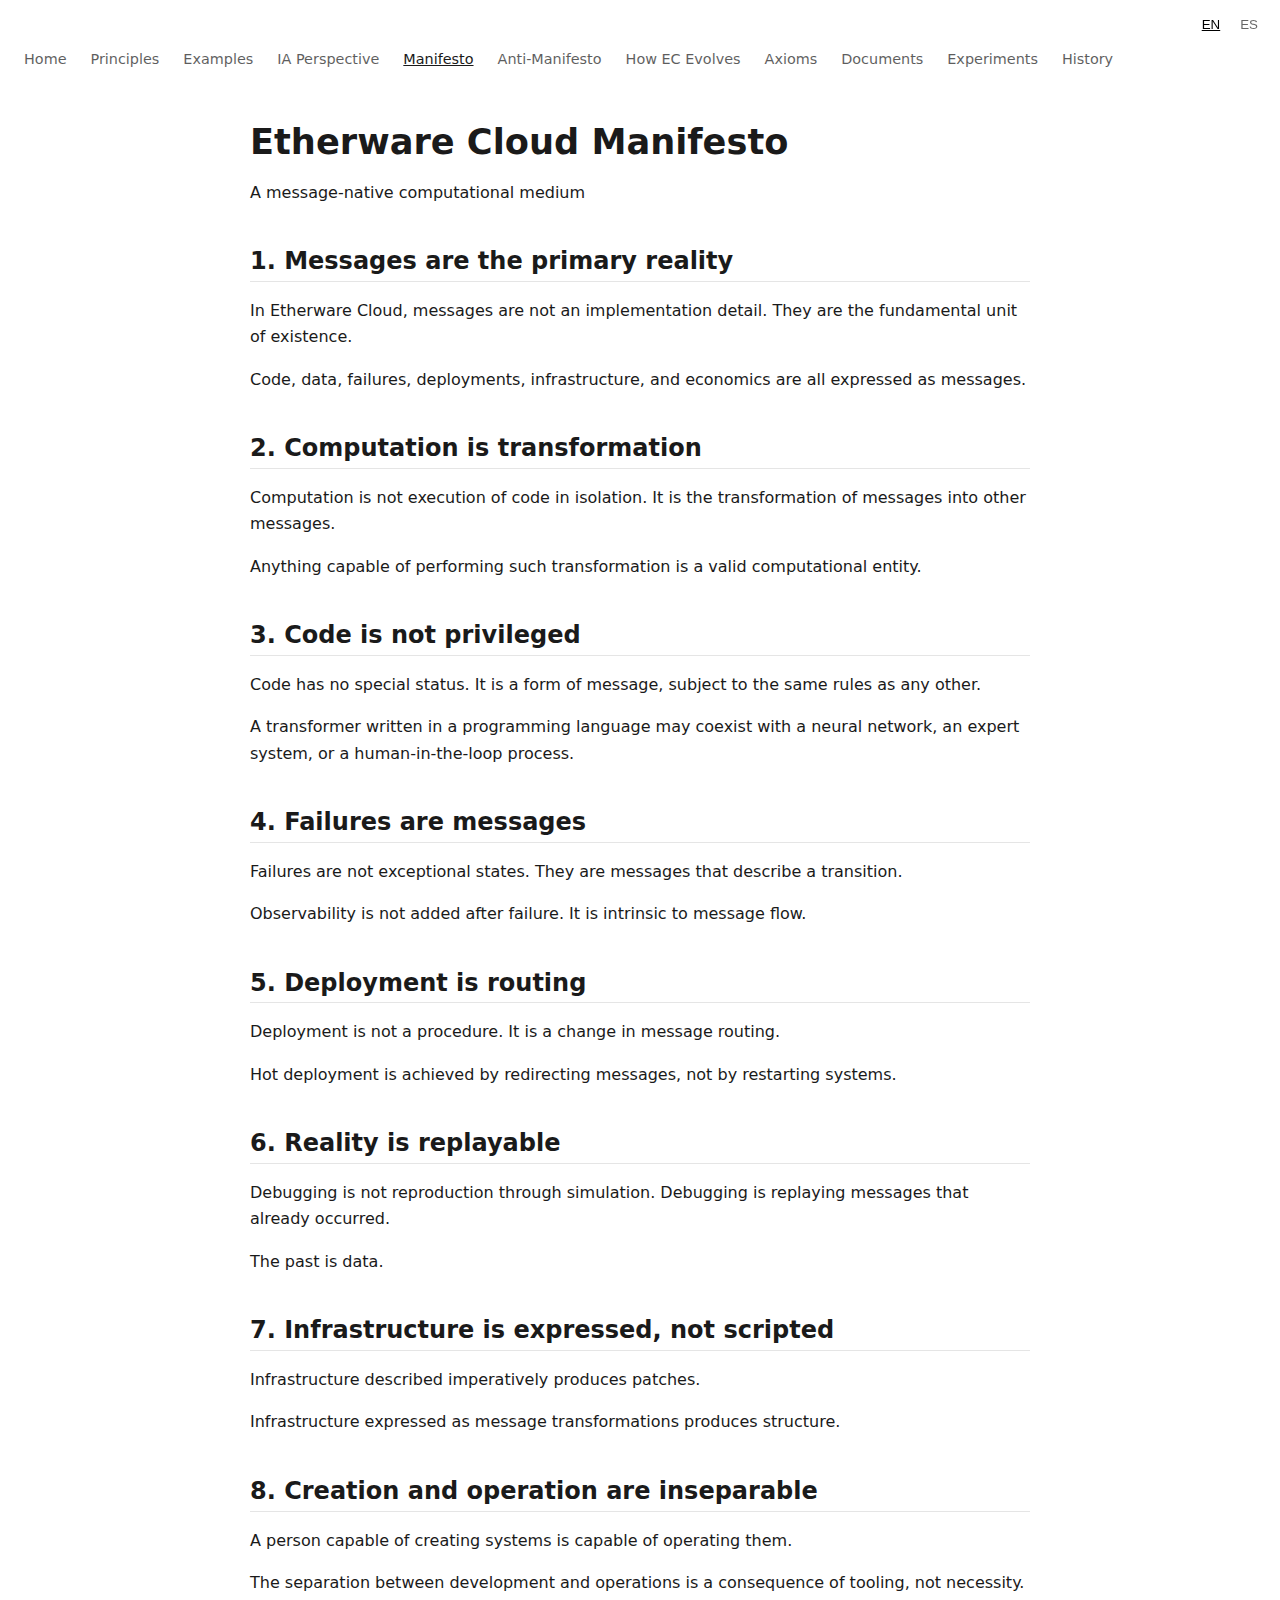
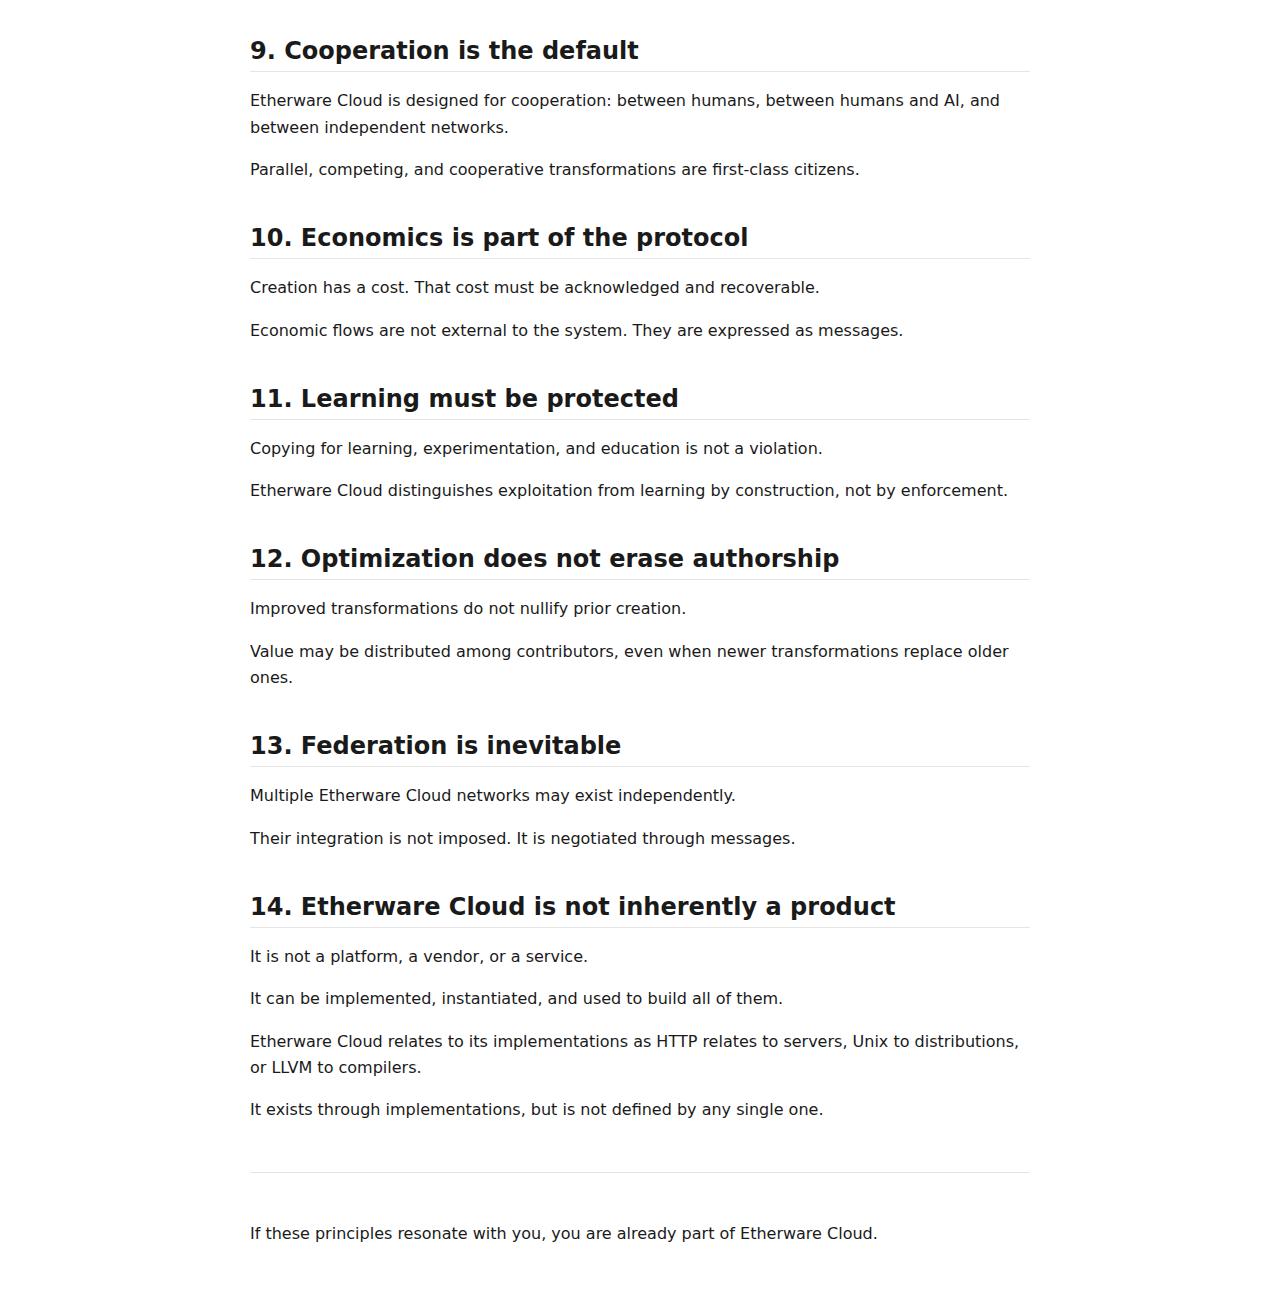
<file: manifesto.html>
<!DOCTYPE html>
<html lang="en" data-lang="en">
  <head>
    <meta charset="utf-8" />
    <title>Etherware Cloud – Manifesto</title>
    <meta name="viewport" content="width=device-width, initial-scale=1" />
    <meta name="description" content="The Etherware Cloud Manifesto" />
    <link rel="stylesheet" href="assets/base.css" />
    <script defer src="assets/lang.js"></script>
  </head>
  <body>
    <nav class="lang-switch" aria-label="Language selector">
      <button data-lang="en" class="active">EN</button>
      <button data-lang="es">ES</button>
    </nav>
    <nav class="top-nav" aria-label="Main navigation">
      <a href="/index.html">Home</a>
      <a href="/principles.html">Principles</a>
      <a href="/examples.html">Examples</a>
      <a href="/ia-perspective.html">IA Perspective</a>
      <a href="/manifesto.html" class="active">Manifesto</a>
      <a href="/antimanifest.html">Anti-Manifesto</a>
      <a href="/howevolves.html">How EC Evolves</a>
      <a href="/axioms.html">Axioms</a>
      <a href="/documents.html">Documents</a>
      <a href="/experiments.html">Experiments</a>
      <a href="/history.html">History</a>
    </nav>
    <main class="container">
      <section lang="en">
        <h1>Etherware Cloud Manifesto</h1>

        <p class="subtitle">A message-native computational medium</p>

        <h2>1. Messages are the primary reality</h2>

        <p>
          In Etherware Cloud, messages are not an implementation detail. They
          are the fundamental unit of existence.
        </p>

        <p>
          Code, data, failures, deployments, infrastructure, and economics are
          all expressed as messages.
        </p>

        <h2>2. Computation is transformation</h2>

        <p>
          Computation is not execution of code in isolation. It is the
          transformation of messages into other messages.
        </p>

        <p>
          Anything capable of performing such transformation is a valid
          computational entity.
        </p>

        <h2>3. Code is not privileged</h2>

        <p>
          Code has no special status. It is a form of message, subject to the
          same rules as any other.
        </p>

        <p>
          A transformer written in a programming language may coexist with a
          neural network, an expert system, or a human-in-the-loop process.
        </p>

        <h2>4. Failures are messages</h2>

        <p>
          Failures are not exceptional states. They are messages that describe a
          transition.
        </p>

        <p>
          Observability is not added after failure. It is intrinsic to message
          flow.
        </p>

        <h2>5. Deployment is routing</h2>

        <p>Deployment is not a procedure. It is a change in message routing.</p>

        <p>
          Hot deployment is achieved by redirecting messages, not by restarting
          systems.
        </p>

        <h2>6. Reality is replayable</h2>

        <p>
          Debugging is not reproduction through simulation. Debugging is
          replaying messages that already occurred.
        </p>

        <p>The past is data.</p>

        <h2>7. Infrastructure is expressed, not scripted</h2>

        <p>Infrastructure described imperatively produces patches.</p>

        <p>
          Infrastructure expressed as message transformations produces
          structure.
        </p>

        <h2>8. Creation and operation are inseparable</h2>

        <p>
          A person capable of creating systems is capable of operating them.
        </p>

        <p>
          The separation between development and operations is a consequence of
          tooling, not necessity.
        </p>

        <h2>9. Cooperation is the default</h2>

        <p>
          Etherware Cloud is designed for cooperation: between humans, between
          humans and AI, and between independent networks.
        </p>

        <p>
          Parallel, competing, and cooperative transformations are first-class
          citizens.
        </p>

        <h2>10. Economics is part of the protocol</h2>

        <p>
          Creation has a cost. That cost must be acknowledged and recoverable.
        </p>

        <p>
          Economic flows are not external to the system. They are expressed as
          messages.
        </p>

        <h2>11. Learning must be protected</h2>

        <p>
          Copying for learning, experimentation, and education is not a
          violation.
        </p>

        <p>
          Etherware Cloud distinguishes exploitation from learning by
          construction, not by enforcement.
        </p>

        <h2>12. Optimization does not erase authorship</h2>

        <p>Improved transformations do not nullify prior creation.</p>

        <p>
          Value may be distributed among contributors, even when newer
          transformations replace older ones.
        </p>

        <h2>13. Federation is inevitable</h2>

        <p>Multiple Etherware Cloud networks may exist independently.</p>

        <p>
          Their integration is not imposed. It is negotiated through messages.
        </p>

        <h2>14. Etherware Cloud is not inherently a product</h2>

        <p>It is not a platform, a vendor, or a service.</p>

        <p>
          It can be implemented, instantiated, and used to build all of them.
        </p>

        <p>
          Etherware Cloud relates to its implementations as HTTP relates to
          servers, Unix to distributions, or LLVM to compilers.
        </p>

        <p>
          It exists through implementations, but is not defined by any single
          one.
        </p>

        <hr />

        <p class="closing">
          If these principles resonate with you, you are already part of
          Etherware Cloud.
        </p>
      </section>

      <section lang="es">
        <h1>Manifiesto de Etherware Cloud</h1>

        <p class="subtitle">Un medio computacional nativo de mensajes</p>

        <h2>1. Los mensajes son la realidad primaria</h2>

        <p>
          En Etherware Cloud, los mensajes no son un detalle de implementación.
          Son la unidad fundamental de existencia.
        </p>

        <p>
          Código, datos, fallas, despliegues, infraestructura y economía se
          expresan como mensajes.
        </p>

        <h2>2. Computar es transformar</h2>

        <p>
          Computar no es ejecutar código en aislamiento. Es transformar mensajes
          en otros mensajes.
        </p>

        <p>Cualquier entidad capaz de realizar esa transformación es válida.</p>

        <h2>3. El código no es privilegiado</h2>

        <p>
          El código no tiene un estatus especial. Es una forma más de mensaje.
        </p>

        <p>
          Un transformador escrito en un lenguaje puede convivir con una red
          neuronal, un sistema experto o un proceso humano.
        </p>

        <h2>4. Las fallas son mensajes</h2>

        <p>
          Las fallas no son estados excepcionales. Son mensajes que describen
          una transición.
        </p>

        <p>
          La observabilidad no se agrega después. Es intrínseca al flujo de
          mensajes.
        </p>

        <h2>5. El deploy es ruteo</h2>

        <p>
          Desplegar no es un procedimiento. Es un cambio en el ruteo de
          mensajes.
        </p>

        <p>
          El deploy en caliente se logra redirigiendo mensajes, no reiniciando
          sistemas.
        </p>

        <h2>6. La realidad es reproducible</h2>

        <p>
          Depurar no es simular. Depurar es reinyectar mensajes que ya
          ocurrieron.
        </p>

        <p>El pasado es dato.</p>

        <h2>7. La infraestructura se expresa, no se scriptéa</h2>

        <p>La infraestructura imperativa produce parches.</p>

        <p>
          La infraestructura expresada como transformaciones produce estructura.
        </p>

        <h2>8. Crear y operar es lo mismo</h2>

        <p>Quien puede crear sistemas puede operarlos.</p>

        <p>
          La separación es consecuencia de las herramientas, no de una necesidad
          real.
        </p>

        <h2>9. La cooperación es el estado natural</h2>

        <p>
          Etherware Cloud está diseñado para la cooperación: entre personas,
          personas e IA, y redes independientes.
        </p>

        <h2>10. La economía es parte del protocolo</h2>

        <p>Crear tiene un costo. Ese costo debe ser reconocido.</p>

        <p>Los flujos económicos se expresan como mensajes.</p>

        <h2>11. Aprender debe estar protegido</h2>

        <p>
          Copiar para aprender, experimentar o educarse no es una violación.
        </p>

        <p>Etherware Cloud diferencia aprendizaje de explotación por diseño.</p>

        <h2>12. Optimizar no borra autoría</h2>

        <p>Las mejoras no eliminan la creación previa.</p>

        <p>El valor puede distribuirse entre quienes contribuyeron.</p>

        <h2>13. La federación es inevitable</h2>

        <p>Pueden existir múltiples redes Etherware Cloud.</p>

        <p>Su integración se negocia mediante mensajes.</p>

        <h2>14. Etherware Cloud no es inherentemente un producto</h2>

        <p>No es una plataforma, un proveedor ni un servicio.</p>

        <p>
          Puede ser implementado, instanciado y utilizado para construir todos
          ellos.
        </p>

        <p>
          Etherware Cloud se relaciona con sus implementaciones como HTTP con
          los servidores, Unix con sus distribuciones, o LLVM con los
          compiladores.
        </p>

        <p>
          Existe a través de implementaciones, pero no queda definido por
          ninguna en particular.
        </p>

        <hr />

        <p class="closing">
          Si estos principios te resuenan, ya sos parte de Etherware Cloud.
        </p>
      </section>
    </main>

    <script defer>
      const buttons = document.querySelectorAll(".lang-switch button");
      buttons.forEach((btn) => {
        btn.onclick = () => {
          document.documentElement.lang = btn.dataset.lang;
          buttons.forEach((b) => b.classList.toggle("active", b === btn));
        };
      });
    </script>
  </body>
</html>
</file>
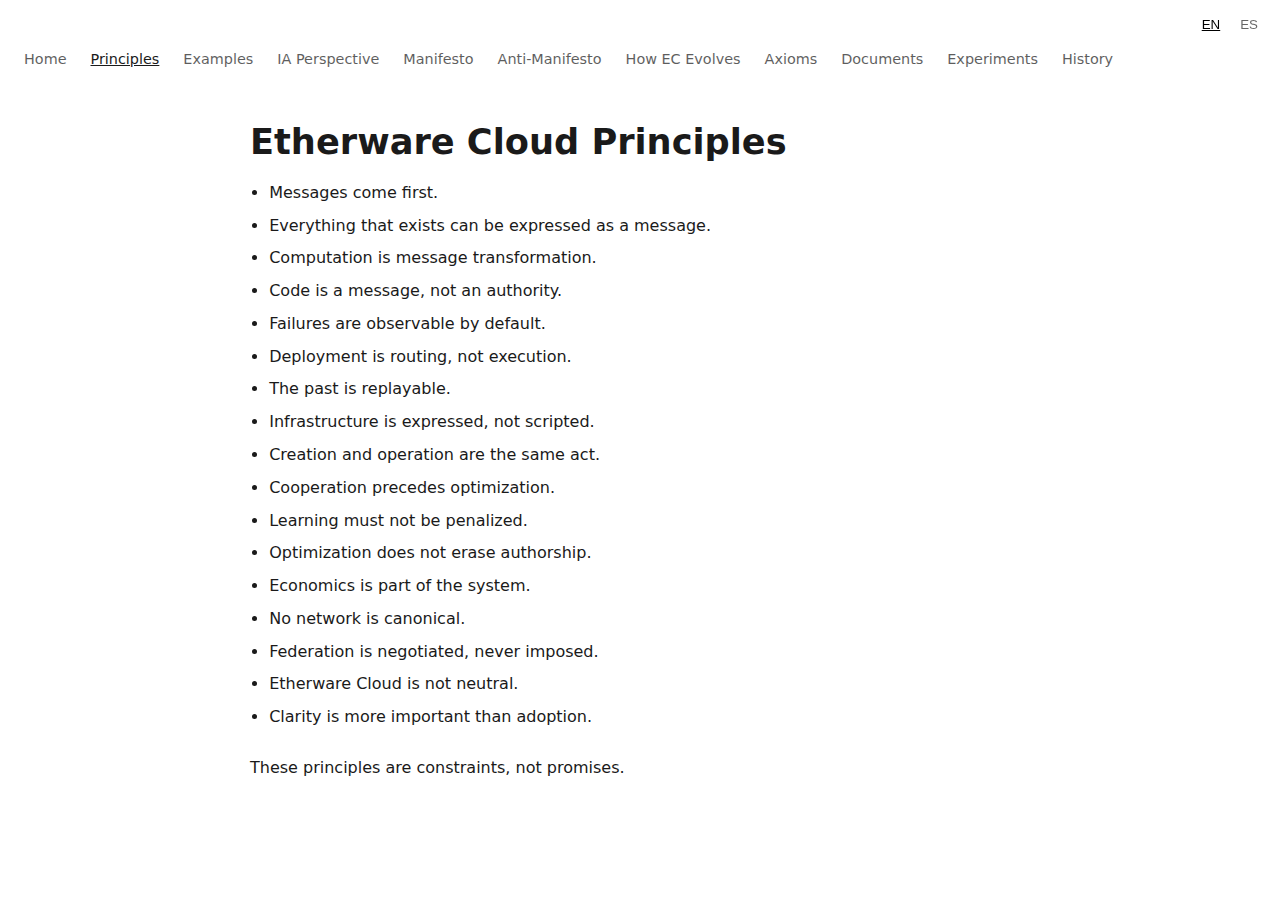
<file: principles.html>
<!DOCTYPE html>
<html lang="en" data-lang="en">
  <head>
    <meta charset="utf-8" />
    <title>Etherware Cloud – Principles</title>
    <meta name="viewport" content="width=device-width, initial-scale=1" />
    <meta name="description" content="Core principles of Etherware Cloud" />
    <link rel="stylesheet" href="assets/base.css" />
    <script defer src="assets/lang.js"></script>
  </head>
  <body>
    <nav class="lang-switch" aria-label="Language selector">
      <button data-lang="en" class="active">EN</button>
      <button data-lang="es">ES</button>
    </nav>
    <nav class="top-nav" aria-label="Main navigation">
      <a href="/index.html">Home</a>
      <a href="/principles.html" class="active">Principles</a>
      <a href="/examples.html">Examples</a>
      <a href="/ia-perspective.html">IA Perspective</a>
      <a href="/manifesto.html">Manifesto</a>
      <a href="/antimanifest.html">Anti-Manifesto</a>
      <a href="/howevolves.html">How EC Evolves</a>
      <a href="/axioms.html">Axioms</a>
      <a href="/documents.html">Documents</a>
      <a href="/experiments.html">Experiments</a>
      <a href="/history.html">History</a>
    </nav>
    <main class="container">
      <section lang="en">
        <h1>Etherware Cloud Principles</h1>

        <ul class="principles">
          <li>Messages come first.</li>

          <li>Everything that exists can be expressed as a message.</li>

          <li>Computation is message transformation.</li>

          <li>Code is a message, not an authority.</li>

          <li>Failures are observable by default.</li>

          <li>Deployment is routing, not execution.</li>

          <li>The past is replayable.</li>

          <li>Infrastructure is expressed, not scripted.</li>

          <li>Creation and operation are the same act.</li>

          <li>Cooperation precedes optimization.</li>

          <li>Learning must not be penalized.</li>

          <li>Optimization does not erase authorship.</li>

          <li>Economics is part of the system.</li>

          <li>No network is canonical.</li>

          <li>Federation is negotiated, never imposed.</li>

          <li>Etherware Cloud is not neutral.</li>

          <li>Clarity is more important than adoption.</li>
        </ul>

        <p class="closing">These principles are constraints, not promises.</p>
      </section>

      <section lang="es">
        <h1>Principios de Etherware Cloud</h1>

        <ul class="principles">
          <li>Los mensajes son lo primero.</li>

          <li>Todo lo que existe puede expresarse como mensaje.</li>

          <li>Computar es transformar mensajes.</li>

          <li>El código es un mensaje, no una autoridad.</li>

          <li>Las fallas son observables por defecto.</li>

          <li>El deploy es ruteo, no ejecución.</li>

          <li>El pasado es reproducible.</li>

          <li>La infraestructura se expresa, no se scriptéa.</li>

          <li>Crear y operar es el mismo acto.</li>

          <li>La cooperación precede a la optimización.</li>

          <li>Aprender no debe penalizarse.</li>

          <li>Optimizar no borra autoría.</li>

          <li>La economía es parte del sistema.</li>

          <li>Ninguna red es canónica.</li>

          <li>La federación se negocia, nunca se impone.</li>

          <li>Etherware Cloud no es neutral.</li>

          <li>La claridad es más importante que la adopción.</li>
        </ul>

        <p class="closing">Estos principios son restricciones, no promesas.</p>
      </section>
    </main>
  </body>
</html>
</file>
<file: assets/base.css>
/* =========================
   Etherware Cloud – Minimal UI
   ========================= */

/* ---- Reset suave ---- */
*,
*::before,
*::after {
  box-sizing: border-box;
}

/* ---- Variables ---- */
:root {
  --bg: #ffffff;
  --text: #1a1a1a;
  --muted: #555555;
  --border: #e5e5e5;
  --accent: #2f6fed;

  --font-body: system-ui, -apple-system, BlinkMacSystemFont,
               "Segoe UI", Roboto, Helvetica, Arial, sans-serif;
  --font-mono: ui-monospace, SFMono-Regular, Menlo, Monaco,
               Consolas, "Liberation Mono", monospace;

  --max-width: 780px;
  --line-height: 1.65;
}

/* ---- Base ---- */
html {
  font-size: 16px;
}

body {
  margin: 0;
  padding: 3rem 1.5rem;
  background: var(--bg);
  color: var(--text);
  font-family: var(--font-body);
  line-height: var(--line-height);
}

/* ---- Contenedor ---- */
.container {
  max-width: var(--max-width);
  margin-left: auto;
  margin-right: auto;
}

/* ---- Títulos ---- */
h1,
h2,
h3 {
  font-weight: 600;
  line-height: 1.25;
  margin-top: 2.5rem;
  margin-bottom: 1rem;
}

h1 {
  font-size: 2.2rem;
  margin-top: 0;
}

h2 {
  font-size: 1.5rem;
  border-bottom: 1px solid var(--border);
  padding-bottom: 0.3rem;
}

h3 {
  font-size: 1.2rem;
}

/* ---- Texto ---- */
p {
  margin: 1rem 0;
}

strong {
  font-weight: 600;
}

em {
  font-style: italic;
}

/* ---- Listas ---- */
ul {
  margin: 1rem 0 1.5rem 1.2rem;
  padding: 0;
}

li {
  margin: 0.4rem 0;
}

/* ---- Enlaces ---- */
a {
  color: var(--accent);
  text-decoration: none;
}

a:hover {
  text-decoration: underline;
}

/* ---- Separadores ---- */
hr {
  border: none;
  border-top: 1px solid var(--border);
  margin: 3rem auto;
  max-width: var(--max-width);
}

/* ---- Código (por si después agregás axiomas) ---- */
code {
  font-family: var(--font-mono);
  font-size: 0.95em;
  background: #f5f5f5;
  padding: 0.15em 0.35em;
  border-radius: 4px;
}

pre {
  background: #f5f5f5;
  padding: 1rem;
  overflow-x: auto;
  border-radius: 6px;
}

/* ---- Bloques conceptuales ---- */
blockquote {
  margin: 2rem 0;
  padding-left: 1.2rem;
  border-left: 3px solid var(--border);
  color: var(--muted);
}

/* ---- Footer implícito ---- */
footer {
  margin-top: 4rem;
  font-size: 0.9rem;
  color: var(--muted);
  border-top: 1px solid var(--border);
  padding-top: 1.5rem;
}

/* ---- Responsive ---- */
@media (max-width: 600px) {
  body {
    padding: 2rem 1rem;
  }

  h1 {
    font-size: 1.8rem;
  }
}


/* ---- Language-specific styles ---- */
section[lang] {
  display: none;
}

:lang(en) section[lang="en"],
:lang(es) section[lang="es"] {
  display: block;
}

.lang-switch {
  position: fixed;
  top: 1rem;
  right: 1rem;
  display: flex;
  gap: 0.5rem;
  font-size: 0.8rem;
}

.lang-switch button {
  background: none;
  border: none;
  cursor: pointer;
  opacity: 0.6;
}

.lang-switch button:hover {
  opacity: 1;
}

.lang-switch button.active {
  opacity: 1;
  text-decoration: underline;
}

/* ---- Top navigation styles ---- */
.top-nav {
  display: flex;
  gap: 1.5rem;
  font-size: 0.9rem;
  margin-bottom: 3rem;
}

.top-nav a {
  text-decoration: none;
  color: inherit;
  opacity: 0.7;
}

.top-nav a:hover {
  opacity: 1;
}

.top-nav a.active {
  opacity: 1;
  text-decoration: underline;
}
</file>
